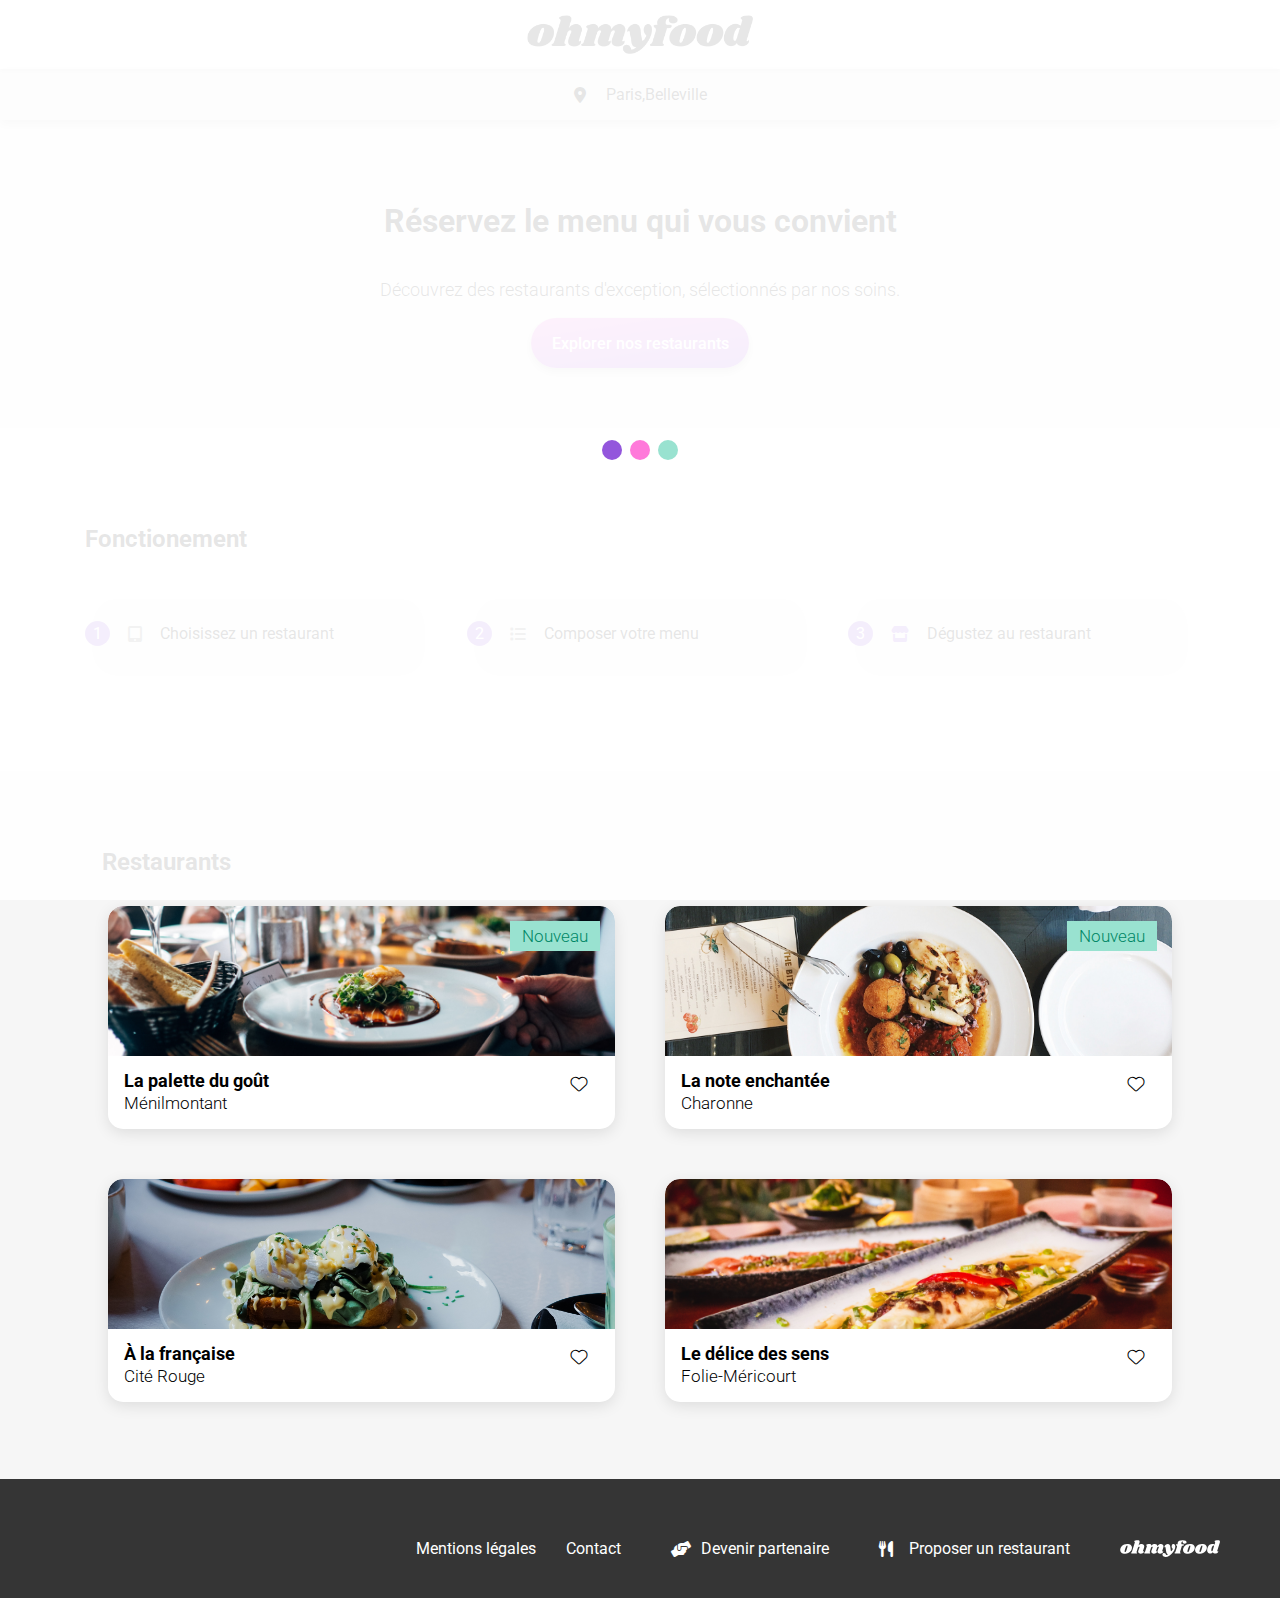
<file: index.html>
<!DOCTYPE html>
<html lang="fr">

<head>
    <meta charset="utf-8">
    <meta name="viewport" content="width=device-width, initial-scale=1">
    <link rel="stylesheet" type="text/css" href="style.css">
    <link href="https://fonts.googleapis.com/css2?family=Roboto:wght@400;700&display=swap" rel="stylesheet">

    <link href="https://cdnjs.cloudflare.com/ajax/libs/font-awesome/6.0.0-beta3/css/all.min.css" rel="stylesheet">
    <link rel="preconnect" href="https://fonts.googleapis.com">
    <link rel="preconnect" href="https://fonts.gstatic.com" crossorigin>
    <link href="https://fonts.googleapis.com/css2?family=Roboto:wght@300;400;500;700&family=Shrikhand&display=swap"
        rel="stylesheet">
    <link
        href="https://fonts.googleapis.com/css2?family=Archivo:wght@400;500;600;800;900&family=Inter:wght@900&display=swap"
        rel="stylesheet">
    <title>OhMYFOOD</title>
</head>

<body>
    <div class="loader-container">
        <div class="loader">
            <div class="loader__item loader__item--1"></div>
            <div class="loader__item loader__item--2"></div>
            <div class="loader__item loader__item--3"></div>
        </div>
    </div>
    <main>
        <header>
            <div class="header-img">
                <img src="images/logo/ohmyfood.png" alt="img OhMYFOOD">
            </div>
            <div class="location-header">
                <i class="fa-solid fa-location-dot" aria-hidden="true"></i>
                <p class="localisation">Paris,Belleville</p>
            </div>
        </header>
        <section class="reservation">
            <h1>Réservez le menu qui vous convient</h1>
            <p>Découvrez des restaurants d'exception, sélectionnés par nos soins.</p>
            <button class="explore-button">Explorer nos restaurants</button>
        </section>
        <section class="fonctionement">
            <h2>Fonctionement</h2>
            <div class="fonctionement-container">
                <ol>
                    <li>
                        <p class="fonctionement-number">1</p>
                        <i class="fa-solid fa-tablet-screen-button"></i>
                        <p>Choisissez un restaurant</p>
                    </li>
                    <li>
                        <p class="fonctionement-number">2</p>
                        <i class="fa-solid fa-list"></i>
                        <p>Composer votre menu</p>
                    </li>
                    <li>
                        <p class="fonctionement-number">3</p>
                        <i class="fa-sharp fa-solid fa-store"></i>
                        Dégustez au restaurant
                    </li>
                </ol>
            </div>
        </section>
        <section class="restaurants-container">
            <h2>Restaurants</h2>
            <div class="restaurants">
                <article class="card-restaurants">
                    <div class="restaurant-link">
                        <a href="gout.html">
                            <img src="images/restaurants/jay-wennington-N_Y88TWmGwA-unsplash.jpg"
                                alt="img palette du gôut">
                            <p class="card-new">Nouveau</p>
                            <h3>La palette du goût</h3>
                            <p>Ménilmontant</p>
                        </a>
                    </div>
                    <div class="heart-container">
                        <input type="checkbox" id="heart1" class="heart-checkbox">
                        <label for="heart1">
                            <i class="fa-solid fa-heart"></i>
                        </label>
                    </div>
                </article>
                <article class="card-restaurants">
                    <div class="restaurant-link">
                        <a href="enchantee.html">
                            <img src="images/restaurants/stil-u2Lp8tXIcjw-unsplash.jpg" alt="img la note enchantée">
                            <p class="card-new">Nouveau</p>
                            <h3>La note enchantée</h3>
                            <p>Charonne</p>
                        </a>
                    </div>
                    <div class="heart-container">
                        <input type="checkbox" id="heart2" class="heart-checkbox">
                        <label for="heart2">
                            <i class="fa-solid fa-heart"></i>
                        </label>
                    </div>
                </article>
                <article class="card-restaurants">
                    <div class="restaurant-link">
                        <a href="francaise.html">
                            <img src="images/restaurants/toa-heftiba-DQKerTsQwi0-unsplash.jpg" alt="img a la français">
                            <h3>À la française</h3>
                            <p>Cité Rouge</p>
                        </a>
                    </div>
                    <div class="heart-container">
                        <input type="checkbox" id="heart3" class="heart-checkbox">
                        <label for="heart3">
                            <i class="fa-solid fa-heart"></i>
                        </label>
                    </div>
                </article>
                <article class="card-restaurants">
                    <div class="restaurant-link">
                        <a href="sens.html">
                            <img src="images/restaurants/louis-hansel-shotsoflouis-qNBGVyOCY8Q-unsplash.jpg"
                                alt="img le delice">
                            <h3>Le délice des sens</h3>
                            <p>Folie-Méricourt</p>
                        </a>
                    </div>
                    <div class="heart-container">
                        <input type="checkbox" id="heart4" class="heart-checkbox">
                        <label for="heart4">
                            <i class="fa-solid fa-heart"></i>
                        </label>
                    </div>
                </article>
            </div>
        </section>
        <footer>
            <div class="footer">
                <img src="images/logo/ohmyfood@2x.svg" alt="Logo OhMyFood">
                <div class="footer-container">
                    <i class="fa-solid fa-utensils" style="color: #ffffff;"></i>
                    <a class="white-color" href="#">Proposer un restaurant</a>
                </div>
                <div class="footer-container">
                    <i class="fa-solid fa-handshake-angle" style="color: #ffffff;"></i>
                    <a class="white-color" href="#">Devenir partenaire</a>
                </div>
                <ul>
                    <li>
                        <a class="white-color" href="#">Mentions légales</a>
                    </li>
                    <li>
                        <a class="white-color" href="mailto:contact@ohmyfood.com">Contact</a>
                    </li>
                </ul>
            </div>
        </footer>
    </main>
</body>

</html>
</file>
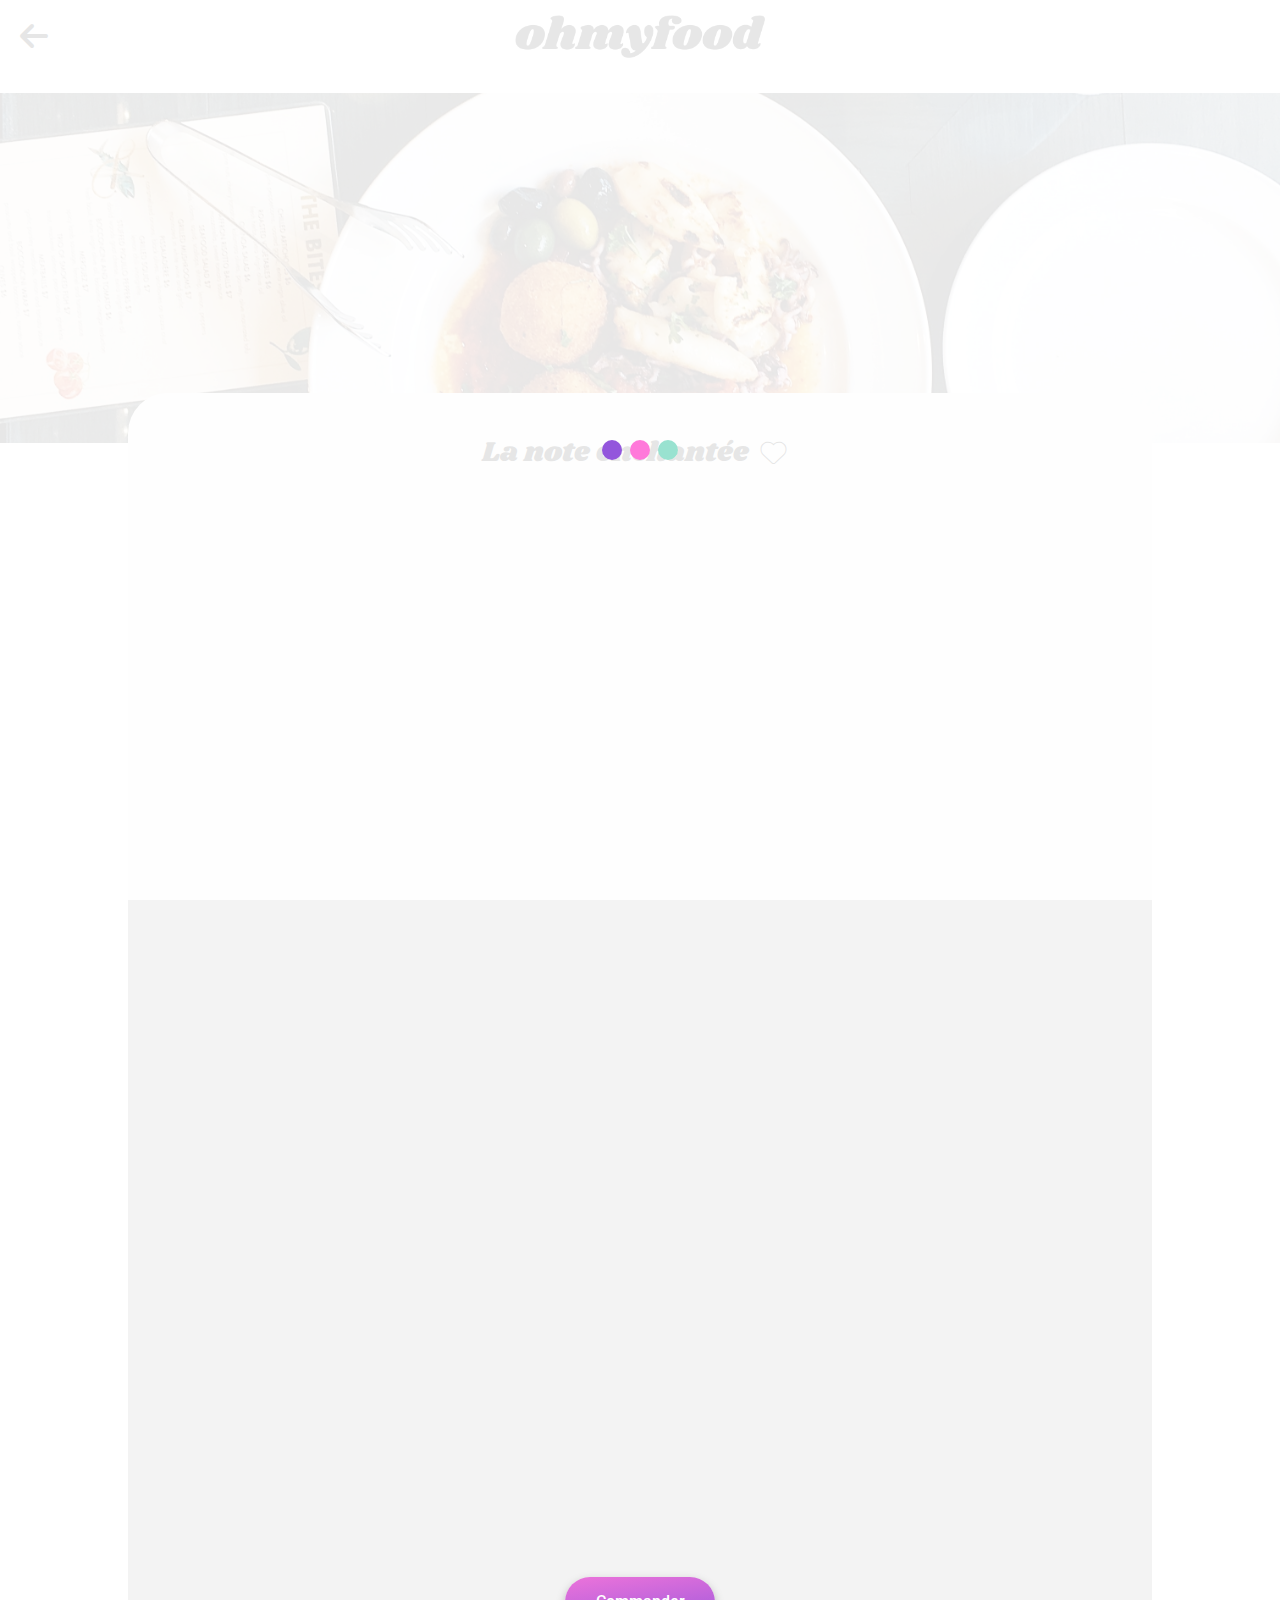
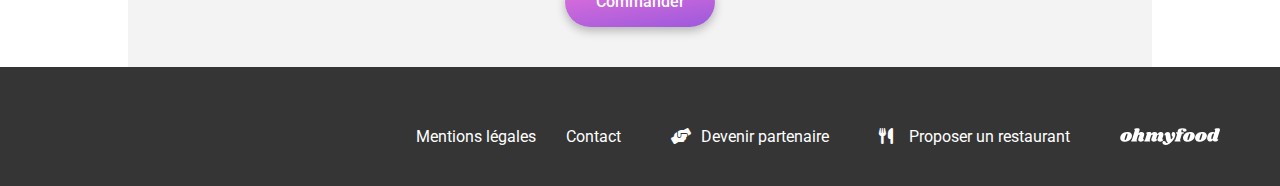
<file: enchantee.html>
<!DOCTYPE html>
<html lang="fr">

<head>
    <meta charset="utf-8">
    <meta name="viewport" content="width=device-width, initial-scale=1">
    <meta name="description" content="Découvrez OhMyFood, un restaurant gastronomique proposant des plats raffinés.">
    <meta name="keywords" content="gastronomie, restaurant, plats, dessert, entrée">
    <meta name="robots" content="index, follow">
    <title>OhMYFOOD</title>

    <!-- Préconnecter pour améliorer les performances -->
    <link rel="preconnect" href="https://fonts.googleapis.com">
    <link rel="preconnect" href="https://fonts.gstatic.com" crossorigin>

    <!-- Google Fonts -->
    <link href="https://fonts.googleapis.com/css2?family=Roboto:wght@300;400;500;700&family=Shrikhand&display=swap"
        rel="stylesheet">
    <link
        href="https://fonts.googleapis.com/css2?family=Archivo:wght@400;500;600;800;900&family=Inter:wght@900&display=swap"
        rel="stylesheet">

    <!-- Font Awesome pour les icônes -->
    <link href="https://cdnjs.cloudflare.com/ajax/libs/font-awesome/6.0.0-beta3/css/all.min.css" rel="stylesheet">

    <!-- Feuille de style CSS -->
    <link rel="stylesheet" type="text/css" href="menu.css">
</head>

<body>
    <div class="loader-container">
        <div class="loader">
            <div class="loader__item loader__item--1"></div>
            <div class="loader__item loader__item--2"></div>
            <div class="loader__item loader__item--3"></div>
        </div>
    </div>
    <main>
        <!-- En-tête -->
        <header>
            <a href="index.html"><i class="fa-solid fa-arrow-left fa-2xl" style="color: #080808;"></i></a>
            <img src="images/logo/ohmyfood.png" alt="Logo du restaurant OhMyFood">
        </header>

        <!-- Section contenant l'image principale -->
        <div class="img-container">
            <img src="images/restaurants/stil-u2Lp8tXIcjw-unsplash.jpg"
                alt="Restaurant OhMyFood, ambiance et plats raffinés">
        </div>

        <!-- Section Menu -->
        <div class="menu-card">
            <div class="heart-container">
                <h1>La note enchantée</h1>
                <input type="checkbox" id="heart-enchantee" class="heart-checkbox">
                <label for="heart-enchantee">
                    <i class="fa-solid fa-heart"></i>
                </label>
            </div>

            <!-- Entrées -->
            <div class="menu-category entrees">
                <h2 class="menu-border">Entrées</h2>
                <div class="card-content">
                    <article class="card-menu">
                        <div class="menu-content">
                            <input type="checkbox" id="checkbox-1" class="menu-checkbox">
                            <div class="menu-text">
                                <h3>Ravioles de foie gras</h3>
                                <p>Accompagnées de leur crème à la truffe</p>
                            </div>
                            <p class="prix">25€</p>
                            <label for="checkbox-1" class="checkbox-label">
                                <i class="fa-solid fa-check"></i>
                            </label>
                        </div>
                    </article>

                    <article class="card-menu">
                        <div class="menu-content">
                            <input type="checkbox" id="checkbox-2" class="menu-checkbox">
                            <div class="menu-text">
                                <h3>Caviar osciètre</h3>
                                <p>Sur blini à la farine de blé noir</p>
                            </div>
                            <p class="prix">35€</p>
                            <label for="checkbox-2" class="checkbox-label">
                                <i class="fa-solid fa-check"></i>
                            </label>
                        </div>
                    </article>

                    <article class="card-menu">
                        <div class="menu-content">
                            <input type="checkbox" id="checkbox-2bis" class="menu-checkbox">
                            <div class="menu-text">
                                <h3>Homard et espuma de potiron</h3>
                                <p>Marinés aux zestes d'orange</p>
                            </div>
                            <p class="prix">25€</p>
                            <label for="checkbox-2bis" class="checkbox-label">
                                <i class="fa-solid fa-check"></i>
                            </label>
                        </div>
                    </article>

                    <article class="card-menu">
                        <div class="menu-content">
                            <input type="checkbox" id="checkbox-3" class="menu-checkbox">
                            <div class="menu-text">
                                <h3>Foie gras de canard cuit entier</h3>
                                <p>Confiture de figue et pain toasté</p>
                            </div>
                            <p class="prix">35€</p>
                            <label for="checkbox-3" class="checkbox-label">
                                <i class="fa-solid fa-check"></i>
                            </label>
                        </div>
                    </article>
                </div>
            </div>

            <!-- Plats -->
            <div class="menu-category plats">
                <h2>Plats</h2>
                <div class="card-content">
                    <article class="card-menu">
                        <div class="menu-content">
                            <input type="checkbox" id="checkbox-4" class="menu-checkbox">
                            <div class="menu-text">
                                <h3>Noix de coquilles Saint-Jacques</h3>
                                <p>Sur lit de purée de céleri-rave</p>
                            </div>
                            <p class="prix">40€</p>
                            <label for="checkbox-4" class="checkbox-label">
                                <i class="fa-solid fa-check"></i>
                            </label>
                        </div>
                    </article>

                    <article class="card-menu">
                        <div class="menu-content">
                            <input type="checkbox" id="checkbox-5" class="menu-checkbox">
                            <div class="menu-text">
                                <h3>Langoustine poêlée</h3>
                                <p>Purée de patate douce</p>
                            </div>
                            <p class="prix">35€</p>
                            <label for="checkbox-5" class="checkbox-label">
                                <i class="fa-solid fa-check"></i>
                            </label>
                        </div>
                    </article>

                    <article class="card-menu">
                        <div class="menu-content">
                            <input type="checkbox" id="checkbox-6" class="menu-checkbox">
                            <div class="menu-text">
                                <h3>Mijoté de queue de bœuf</h3>
                                <p>Et riz sauvage aux zestes de citron</p>
                            </div>
                            <p class="prix">35€</p>
                            <label for="checkbox-6" class="checkbox-label">
                                <i class="fa-solid fa-check"></i>
                            </label>
                        </div>
                    </article>
                </div>
            </div>

            <!-- Desserts -->
            <div class="menu-category desserts">
                <h2>Desserts</h2>
                <div class="card-content">
                    <article class="card-menu">
                        <div class="menu-content">
                            <input type="checkbox" id="checkbox-7" class="menu-checkbox">
                            <div class="menu-text">
                                <h3>Macaron noisette et chocolat</h3>
                                <p>Glace au caramel brun et sel de Guérande</p>
                            </div>
                            <p class="prix">18€</p>
                            <label for="checkbox-7" class="checkbox-label">
                                <i class="fa-solid fa-check"></i>
                            </label>
                        </div>
                    </article>

                    <article class="card-menu">
                        <div class="menu-content">
                            <input type="checkbox" id="checkbox-8" class="menu-checkbox">
                            <div class="menu-text">
                                <h3>Baba au rhum revisité</h3>
                                <p>Avec son coulis de citron</p>
                            </div>
                            <p class="prix">22€</p>
                            <label for="checkbox-8" class="checkbox-label">
                                <i class="fa-solid fa-check"></i>
                            </label>
                        </div>
                    </article>

                    <article class="card-menu">
                        <div class="menu-content">
                            <input type="checkbox" id="checkbox-9" class="menu-checkbox">
                            <div class="menu-text">
                                <h3>Tarte au citron meringuée</h3>
                                <p>Déstructurée</p>
                            </div>
                            <p class="prix">23€</p>
                            <label for="checkbox-9" class="checkbox-label">
                                <i class="fa-solid fa-check"></i>
                            </label>
                        </div>
                    </article>
                </div>
            </div>

            <button type="button">Commander</button>
        </div>

        <!-- Footer -->
        <footer>
            <div class="footer">
                <img src="images/logo/ohmyfood@2x.svg" alt="Logo OhMyFood">
                <div class="footer-container">
                    <i class="fa-solid fa-utensils" style="color: #ffffff;"></i>
                    <a class="white-color" href="#">Proposer un restaurant</a>
                </div>
                <div class="footer-container">
                    <i class="fa-solid fa-handshake-angle" style="color: #ffffff;"></i>
                    <a class="white-color" href="#">Devenir partenaire</a>
                </div>
                <ul>
                    <li><a class="white-color" href="#">Mentions légales</a></li>
                    <li><a class="white-color" href="mailto:contact@ohmyfood.com">Contact</a></li>
                </ul>
            </div>
        </footer>
    </main>
</body>

</html>
</file>
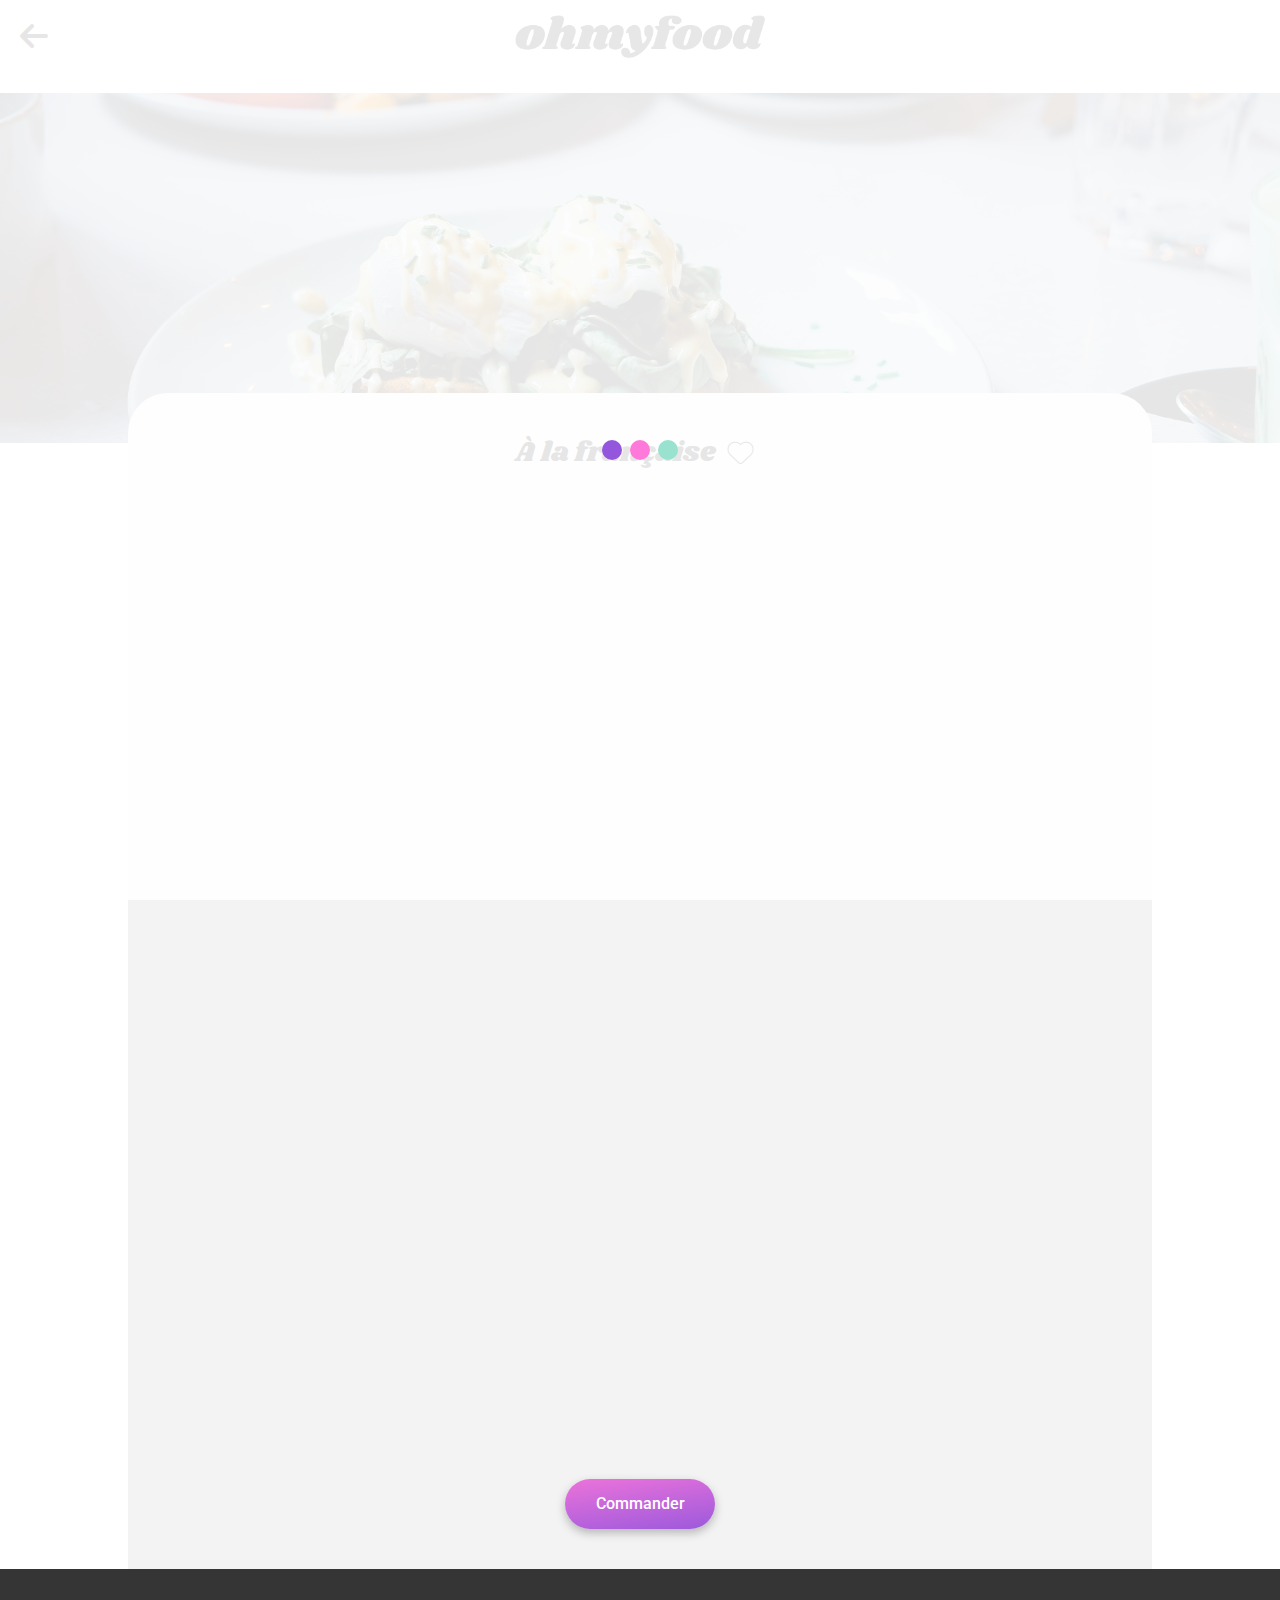
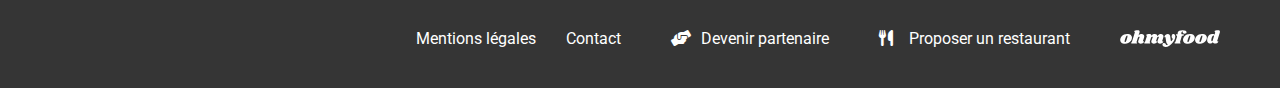
<file: francaise.html>
<!DOCTYPE html>
<html lang="fr">

<head>
    <meta charset="utf-8">
    <meta name="viewport" content="width=device-width, initial-scale=1">
    <meta name="description" content="Découvrez OhMyFood, un restaurant gastronomique proposant des plats raffinés.">
    <meta name="keywords" content="gastronomie, restaurant, plats, dessert, entrée">
    <meta name="robots" content="index, follow">
    <title>OhMYFOOD</title>

    <!-- Préconnecter pour améliorer les performances -->
    <link rel="preconnect" href="https://fonts.googleapis.com">
    <link rel="preconnect" href="https://fonts.gstatic.com" crossorigin>

    <!-- Google Fonts -->
    <link href="https://fonts.googleapis.com/css2?family=Roboto:wght@300;400;500;700&family=Shrikhand&display=swap"
        rel="stylesheet">
    <link
        href="https://fonts.googleapis.com/css2?family=Archivo:wght@400;500;600;800;900&family=Inter:wght@900&display=swap"
        rel="stylesheet">

    <!-- Font Awesome pour les icônes -->
    <link href="https://cdnjs.cloudflare.com/ajax/libs/font-awesome/6.0.0-beta3/css/all.min.css" rel="stylesheet">

    <!-- Feuille de style CSS -->
    <link rel="stylesheet" type="text/css" href="menu.css">
</head>

<body>
    <div class="loader-container">
        <div class="loader">
            <div class="loader__item loader__item--1"></div>
            <div class="loader__item loader__item--2"></div>
            <div class="loader__item loader__item--3"></div>
        </div>
    </div>
    <main>
        <!-- En-tête -->
        <header>
            <a href="index.html"><i class="fa-solid fa-arrow-left fa-2xl" style="color: #080808;"></i></a>
            <img src="images/logo/ohmyfood.png" alt="Logo du restaurant OhMyFood">
        </header>

        <!-- Section contenant l'image principale -->
        <div class="img-container">
            <img src="images/restaurants/toa-heftiba-DQKerTsQwi0-unsplash.jpg"
                alt="Restaurant OhMyFood, ambiance et plats raffinés">
        </div>

        <!-- Section Menu -->
        <div class="menu-card">
            <div class="heart-container">
                <h1>À la française</h1>
                <input type="checkbox" id="heart-francaise" class="heart-checkbox">
                <label for="heart-francaise">
                    <i class="fa-solid fa-heart"></i>
                </label>
            </div>

            <!-- Entrées -->
            <div class="menu-category entrees">
                <h2 class="menu-border">Entrées</h2>
                <div class="card-content">
                    <article class="card-menu">
                        <div class="menu-content">
                            <input type="checkbox" id="checkbox-1-fr" class="menu-checkbox">
                            <div class="menu-text">
                                <h3>Tartare de poulpe acidulé</h3>
                                <p>Aux zestes d'orange</p>
                            </div>
                            <p class="prix">25€</p>
                            <label for="checkbox-1-fr" class="checkbox-label">
                                <i class="fa-solid fa-check"></i>
                            </label>
                        </div>
                    </article>

                    <article class="card-menu">
                        <div class="menu-content">
                            <input type="checkbox" id="checkbox-2-fr" class="menu-checkbox">
                            <div class="menu-text">
                                <h3>Velouté de légumes d'antan</h3>
                                <p>Carotte, panais, topinambour</p>
                            </div>
                            <p class="prix">35€</p>
                            <label for="checkbox-2-fr" class="checkbox-label">
                                <i class="fa-solid fa-check"></i>
                            </label>
                        </div>
                    </article>

                    <article class="card-menu">
                        <div class="menu-content">
                            <input type="checkbox" id="checkbox-3-fr" class="menu-checkbox">
                            <div class="menu-text">
                                <h3>Soupe à l'oignon</h3>
                                <p>Revisitée</p>
                            </div>
                            <p class="prix">20€</p>
                            <label for="checkbox-3-fr" class="checkbox-label">
                                <i class="fa-solid fa-check"></i>
                            </label>
                        </div>
                    </article>
                </div>
            </div>

            <!-- Plats -->
            <div class="menu-category plats">
                <h2>Plats</h2>
                <div class="card-content">
                    <article class="card-menu">
                        <div class="menu-content">
                            <input type="checkbox" id="checkbox-4-fr" class="menu-checkbox">
                            <div class="menu-text">
                                <h3>Coquilles Saint-Jacques</h3>
                                <p>Accompagnées d'une purée de panais</p>
                            </div>
                            <p class="prix">40€</p>
                            <label for="checkbox-4-fr" class="checkbox-label">
                                <i class="fa-solid fa-check"></i>
                            </label>
                        </div>
                    </article>

                    <article class="card-menu">
                        <div class="menu-content">
                            <input type="checkbox" id="checkbox-5-fr" class="menu-checkbox">
                            <div class="menu-text">
                                <h3>Magret de canard</h3>
                                <p>Et parmentier de pommes de terre</p>
                            </div>
                            <p class="prix">35€</p>
                            <label for="checkbox-5-fr" class="checkbox-label">
                                <i class="fa-solid fa-check"></i>
                            </label>
                        </div>
                    </article>

                    <article class="card-menu">
                        <div class="menu-content">
                            <input type="checkbox" id="checkbox-6-fr" class="menu-checkbox">
                            <div class="menu-text">
                                <h3>Pigeonneau d'Ille-et-Vilaine</h3>
                                <p>Sur son lit de gnocchis aux légumes</p>
                            </div>
                            <p class="prix">44€</p>
                            <label for="checkbox-6-fr" class="checkbox-label">
                                <i class="fa-solid fa-check"></i>
                            </label>
                        </div>
                    </article>
                </div>
            </div>

            <!-- Desserts -->
            <div class="menu-category desserts">
                <h2>Desserts</h2>
                <div class="card-content">
                    <article class="card-menu">
                        <div class="menu-content">
                            <input type="checkbox" id="checkbox-7-fr" class="menu-checkbox">
                            <div class="menu-text">
                                <h3>Pétales de violettes glacés</h3>
                                <p>Et purée de noisettes</p>
                            </div>
                            <p class="prix">18€</p>
                            <label for="checkbox-7-fr" class="checkbox-label">
                                <i class="fa-solid fa-check"></i>
                            </label>
                        </div>
                    </article>

                    <article class="card-menu">
                        <div class="menu-content">
                            <input type="checkbox" id="checkbox-8-fr" class="menu-checkbox">
                            <div class="menu-text">
                                <h3>Fondant au chocolat</h3>
                                <p>Revisité</p>
                            </div>
                            <p class="prix">22€</p>
                            <label for="checkbox-8-fr" class="checkbox-label">
                                <i class="fa-solid fa-check"></i>
                            </label>
                        </div>
                    </article>

                    <article class="card-menu">
                        <div class="menu-content">
                            <input type="checkbox" id="checkbox-9-fr" class="menu-checkbox">
                            <div class="menu-text">
                                <h3>Millefeuille croustillant</h3>
                                <p>Myrtilles et pâte d'amande</p>
                            </div>
                            <p class="prix">23€</p>
                            <label for="checkbox-9-fr" class="checkbox-label">
                                <i class="fa-solid fa-check"></i>
                            </label>
                        </div>
                    </article>
                </div>
            </div>

            <button type="button">Commander</button>
        </div>

        <!-- Footer -->
        <footer>
            <div class="footer">
                <img src="images/logo/ohmyfood@2x.svg" alt="Logo OhMyFood">
                <div class="footer-container">
                    <i class="fa-solid fa-utensils" style="color: #ffffff;"></i>
                    <a class="white-color" href="#">Proposer un restaurant</a>
                </div>
                <div class="footer-container">
                    <i class="fa-solid fa-handshake-angle" style="color: #ffffff;"></i>
                    <a class="white-color" href="#">Devenir partenaire</a>
                </div>
                <ul>
                    <li><a class="white-color" href="#">Mentions légales</a></li>
                    <li><a class="white-color" href="mailto:contact@ohmyfood.com">Contact</a></li>
                </ul>
            </div>
        </footer>
    </main>
</body>

</html>
</file>
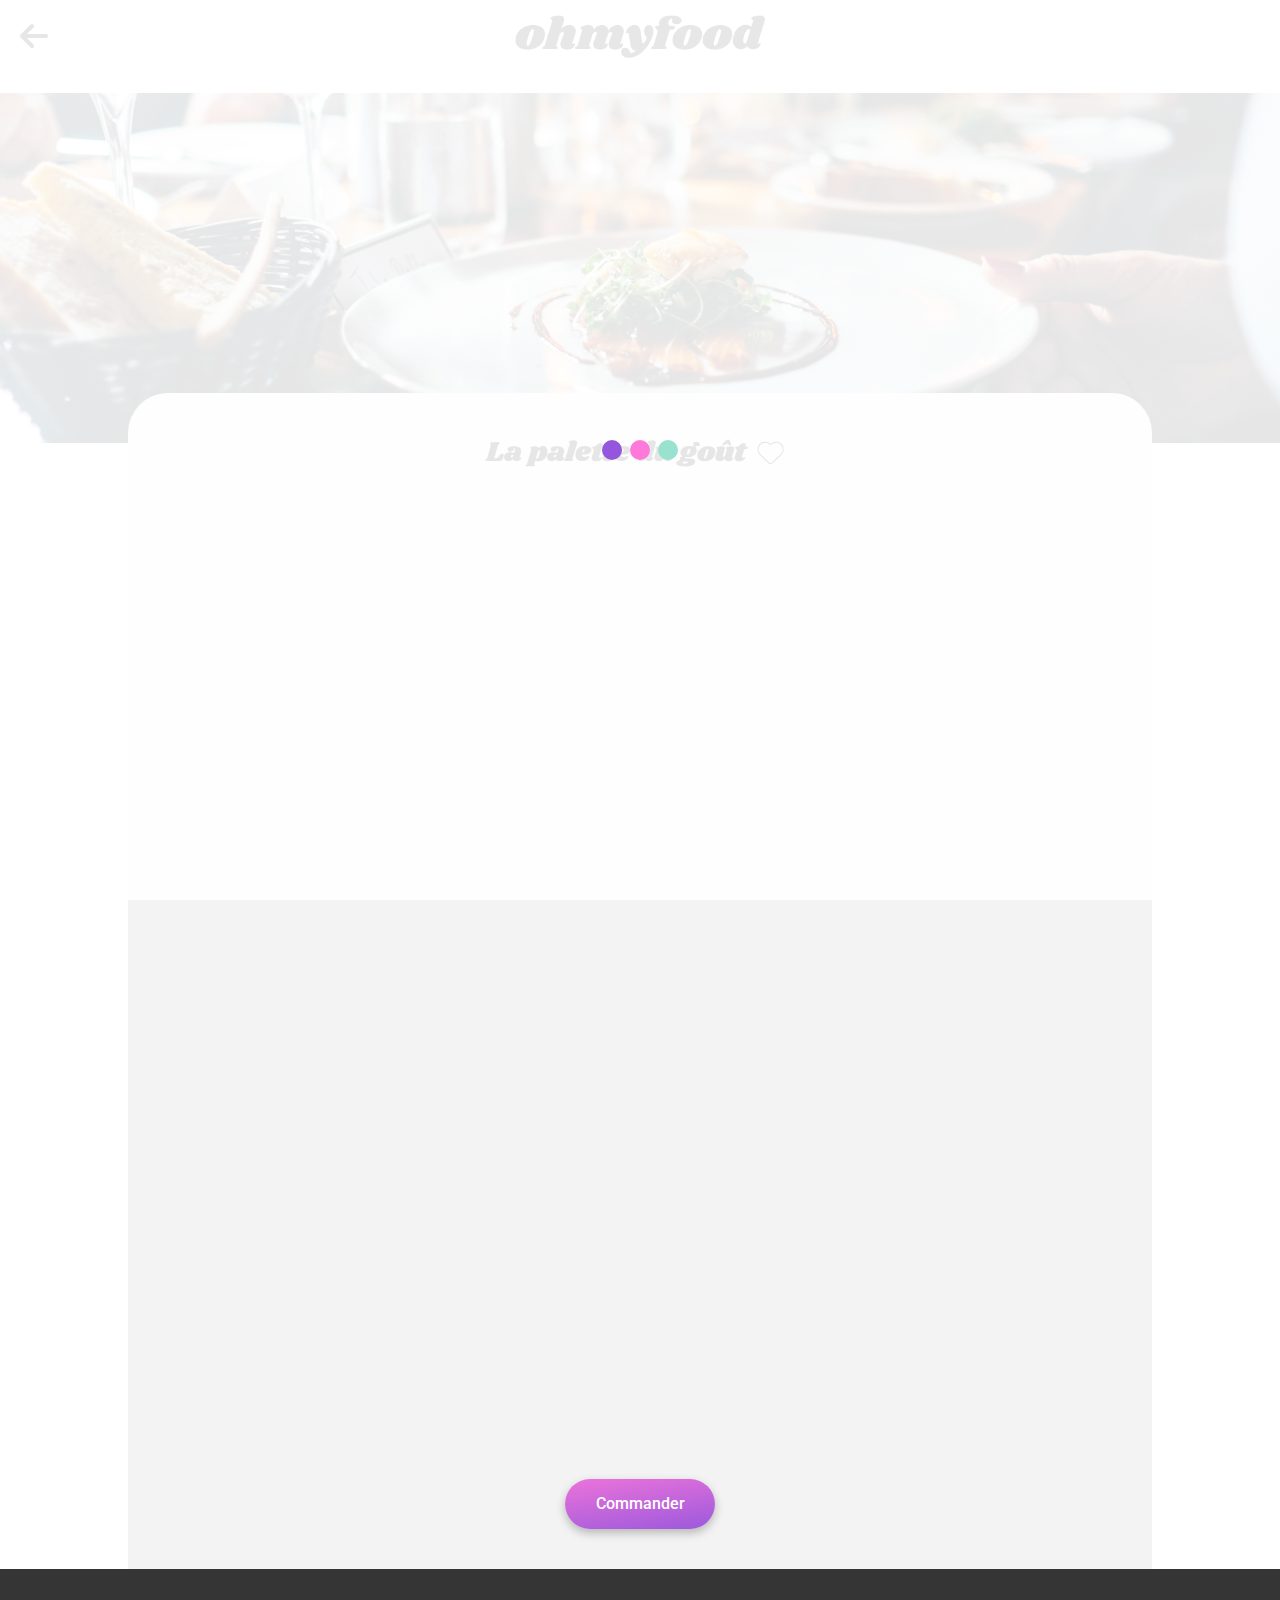
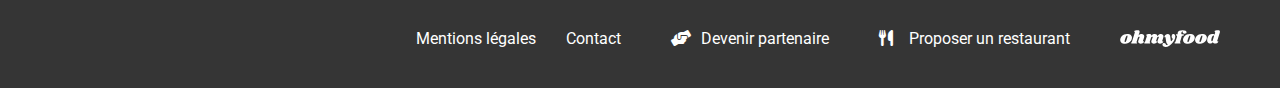
<file: gout.html>
<!DOCTYPE html>
<html lang="fr">

<head>
    <meta charset="utf-8">
    <meta name="viewport" content="width=device-width, initial-scale=1">
    <meta name="description" content="Découvrez OhMyFood, un restaurant gastronomique proposant des plats raffinés.">
    <meta name="keywords" content="gastronomie, restaurant, plats, dessert, entrée">
    <meta name="robots" content="index, follow">
    <title>OhMYFOOD</title>

    <!-- Préconnecter pour améliorer les performances -->
    <link rel="preconnect" href="https://fonts.googleapis.com">
    <link rel="preconnect" href="https://fonts.gstatic.com" crossorigin>

    <!-- Google Fonts -->
    <link href="https://fonts.googleapis.com/css2?family=Roboto:wght@300;400;500;700&family=Shrikhand&display=swap"
        rel="stylesheet">
    <link
        href="https://fonts.googleapis.com/css2?family=Archivo:wght@400;500;600;800;900&family=Inter:wght@900&display=swap"
        rel="stylesheet">

    <!-- Font Awesome pour les icônes -->
    <link href="https://cdnjs.cloudflare.com/ajax/libs/font-awesome/6.0.0-beta3/css/all.min.css" rel="stylesheet">

    <!-- Feuille de style CSS -->
    <link rel="stylesheet" type="text/css" href="menu.css">
</head>

<body>
    <div class="loader-container">
        <div class="loader">
            <div class="loader__item loader__item--1"></div>
            <div class="loader__item loader__item--2"></div>
            <div class="loader__item loader__item--3"></div>
        </div>
    </div>
    <main>
        <!-- En-tête -->
        <header>
            <a href="index.html"><i class="fa-solid fa-arrow-left fa-2xl" style="color: #080808;"></i></a>
            <img src="images/logo/ohmyfood.png" alt="Logo du restaurant OhMyFood">
        </header>

        <!-- Section contenant l'image principale -->
        <div class="img-container">
            <img src="images/restaurants/jay-wennington-N_Y88TWmGwA-unsplash.jpg"
                alt="Restaurant OhMyFood, ambiance et plats raffinés">
        </div>

        <!-- Section Menu -->
        <div class="menu-card">
            <div class="heart-container">
                <h1>La palette du goût</h1>
                <input type="checkbox" id="heart-gout" class="heart-checkbox">
                <label for="heart-gout">
                    <i class="fa-solid fa-heart"></i>
                </label>
            </div>

            <!-- Entrées -->
            <div class="menu-category entrees">
                <h2 class="menu-border">Entrées</h2>
                <div class="card-content">
                    <article class="card-menu">
                        <div class="menu-content">
                            <input type="checkbox" id="checkbox-1-gout" class="menu-checkbox">
                            <div class="menu-text">
                                <h3>Fricassée d'escargots</h3>
                                <p>Au piment d'Espelette</p>
                            </div>
                            <p class="prix">25€</p>
                            <label for="checkbox-1-gout" class="checkbox-label">
                                <i class="fa-solid fa-check"></i>
                            </label>
                        </div>
                    </article>

                    <article class="card-menu">
                        <div class="menu-content">
                            <input type="checkbox" id="checkbox-2-gout" class="menu-checkbox">
                            <div class="menu-text">
                                <h3>Foie gras de canard mi-cuit</h3>
                                <p>Et ses copeaux de truffe noire</p>
                            </div>
                            <p class="prix">35€</p>
                            <label for="checkbox-2-gout" class="checkbox-label">
                                <i class="fa-solid fa-check"></i>
                            </label>
                        </div>
                    </article>

                    <article class="card-menu">
                        <div class="menu-content">
                            <input type="checkbox" id="checkbox-3-gout" class="menu-checkbox">
                            <div class="menu-text">
                                <h3>Œuf au plat</h3>
                                <p>Assaisonné à la truffe sur lit de caviar</p>
                            </div>
                            <p class="prix">20€</p>
                            <label for="checkbox-3-gout" class="checkbox-label">
                                <i class="fa-solid fa-check"></i>
                            </label>
                        </div>
                    </article>
                </div>
            </div>

            <!-- Plats -->
            <div class="menu-category plats">
                <h2>Plats</h2>
                <div class="card-content">
                    <article class="card-menu">
                        <div class="menu-content">
                            <input type="checkbox" id="checkbox-4-gout" class="menu-checkbox">
                            <div class="menu-text">
                                <h3>Filet de bœuf aux herbes</h3>
                                <p>Accompagné de sa ribambelle de légumes</p>
                            </div>
                            <p class="prix">40€</p>
                            <label for="checkbox-4-gout" class="checkbox-label">
                                <i class="fa-solid fa-check"></i>
                            </label>
                        </div>
                    </article>

                    <article class="card-menu">
                        <div class="menu-content">
                            <input type="checkbox" id="checkbox-5-gout" class="menu-checkbox">
                            <div class="menu-text">
                                <h3>Parmentier de queue de bœuf</h3>
                                <p>À la truffe noire sur sa purée de panais</p>
                            </div>
                            <p class="prix">35€</p>
                            <label for="checkbox-5-gout" class="checkbox-label">
                                <i class="fa-solid fa-check"></i>
                            </label>
                        </div>
                    </article>

                    <article class="card-menu">
                        <div class="menu-content">
                            <input type="checkbox" id="checkbox-6-gout" class="menu-checkbox">
                            <div class="menu-text">
                                <h3>Filet de turbot</h3>
                                <p>Aux agrumes</p>
                            </div>
                            <p class="prix">44€</p>
                            <label for="checkbox-6-gout" class="checkbox-label">
                                <i class="fa-solid fa-check"></i>
                            </label>
                        </div>
                    </article>
                </div>
            </div>

            <!-- Desserts -->
            <div class="menu-category desserts">
                <h2>Desserts</h2>
                <div class="card-content">
                    <article class="card-menu">
                        <div class="menu-content">
                            <input type="checkbox" id="checkbox-7-gout" class="menu-checkbox">
                            <div class="menu-text">
                                <h3>Paris-Brest</h3>
                                <p>Revisité</p>
                            </div>
                            <p class="prix">18€</p>
                            <label for="checkbox-7-gout" class="checkbox-label">
                                <i class="fa-solid fa-check"></i>
                            </label>
                        </div>
                    </article>

                    <article class="card-menu">
                        <div class="menu-content">
                            <input type="checkbox" id="checkbox-8-gout" class="menu-checkbox">
                            <div class="menu-text">
                                <h3>Macaron au chocolat d'exception</h3>
                                <p>Et glace à la vanille de Madagascar</p>
                            </div>
                            <p class="prix">22€</p>
                            <label for="checkbox-8-gout" class="checkbox-label">
                                <i class="fa-solid fa-check"></i>
                            </label>
                        </div>
                    </article>

                    <article class="card-menu">
                        <div class="menu-content">
                            <input type="checkbox" id="checkbox-9-gout" class="menu-checkbox">
                            <div class="menu-text">
                                <h3>Mousse au chocolat</h3>
                                <p>Au piment d'Espelette et à la truffe noire</p>
                            </div>
                            <p class="prix">23€</p>
                            <label for="checkbox-9-gout" class="checkbox-label">
                                <i class="fa-solid fa-check"></i>
                            </label>
                        </div>
                    </article>
                </div>
            </div>

            <button type="button">Commander</button>
        </div>

        <!-- Footer -->
        <footer>
            <div class="footer">
                <img src="images/logo/ohmyfood@2x.svg" alt="Logo OhMyFood">
                <div class="footer-container">
                    <i class="fa-solid fa-utensils" style="color: #ffffff;"></i>
                    <a class="white-color" href="#">Proposer un restaurant</a>
                </div>
                <div class="footer-container">
                    <i class="fa-solid fa-handshake-angle" style="color: #ffffff;"></i>
                    <a class="white-color" href="#">Devenir partenaire</a>
                </div>
                <ul>
                    <li><a class="white-color" href="#">Mentions légales</a></li>
                    <li><a class="white-color" href="mailto:contact@ohmyfood.com">Contact</a></li>
                </ul>
            </div>
        </footer>
    </main>
</body>

</html>
</file>
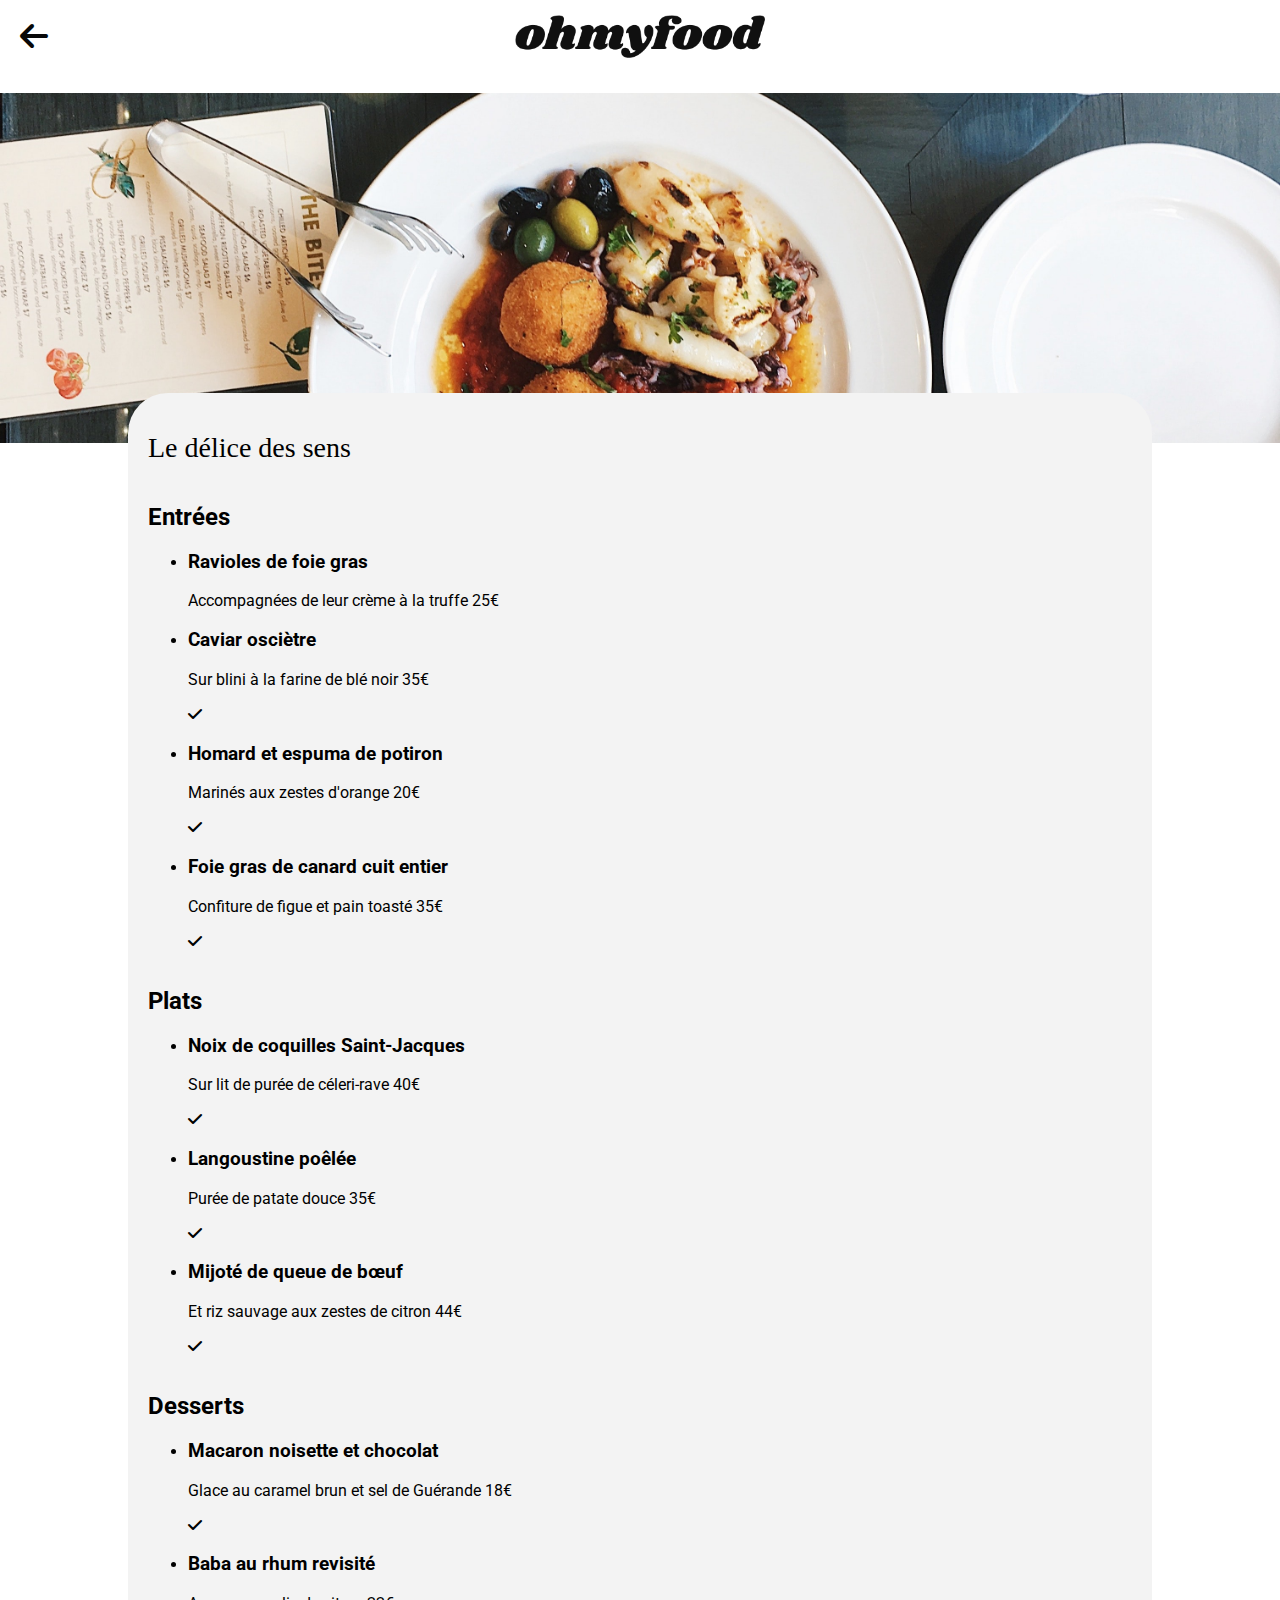
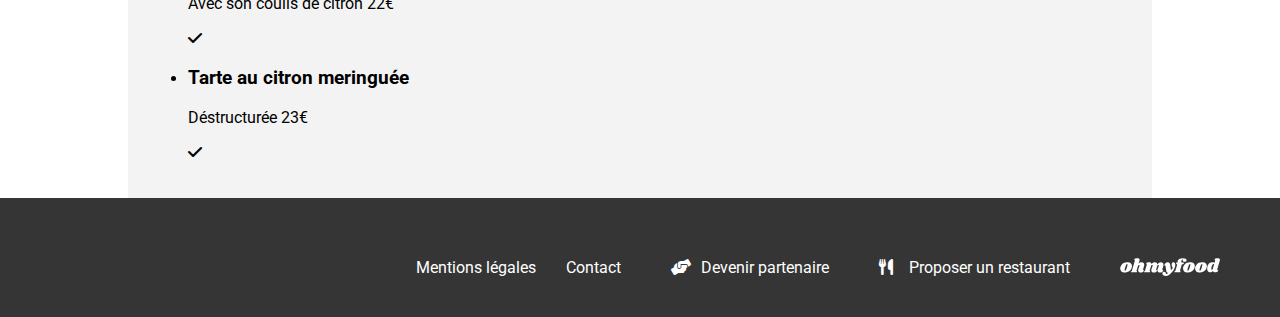
<file: La note enchantée.html>
<!DOCTYPE html>
<html lang="fr">

<head>
    <meta charset="utf-8">
    <meta name="viewport" content="width=device-width, initial-scale=1">
    <link rel="stylesheet" type="text/css" href="menu.css">
    <link href="https://fonts.googleapis.com/css2?family=Roboto:wght@400;700&display=swap" rel="stylesheet">
    <link href="https://cdnjs.cloudflare.com/ajax/libs/font-awesome/6.0.0-beta3/css/all.min.css" rel="stylesheet">
    <link rel="preconnect" href="https://fonts.googleapis.com">
    <link rel="preconnect" href="https://fonts.gstatic.com" crossorigin>
    <link
        href="https://fonts.googleapis.com/css2?family=Archivo:wght@400;500;600;800;900&family=Inter:wght@900&display=swap"
        rel="stylesheet">
    <title>OhMYFOOD</title>
</head>

<body>
    <main>
        <header>
            <a href="#"><i class="fa-solid fa-arrow-left fa-2xl" style="color: #080808;"></i></a>
            <img src="images/logo/ohmyfood.png" alt="img OhMYFOOD">
        </header>
        <section class="img-container">
            <img src="images/restaurants/stil-u2Lp8tXIcjw-unsplash.jpg" alt="Img la note enchantée">
        </section>
        <section class="menu-card">
            <h1>Le délice des sens</h1>
            <div class="ENTREES">
                <h2>Entrées</h2>
                <ul class="menu-list">
                    <li class="menu-item">
                        <h3>Ravioles de foie gras</h3>
                        <p>Accompagnées de leur crème à la truffe <span class="price">25€</span></p>
                    </li>
                    <li class="menu-item">
                        <h3>Caviar osciètre</h3>
                        <p>Sur blini à la farine de blé noir <span class="price">35€</span></p>
                        <input type="checkbox" id="checkbox-1" class="menu-checkbox">
                        <label for="checkbox-1">
                            <i class="fa-solid fa-check"></i>
                        </label>
                    </li>
                    <li class="menu-item">
                        <h3>Homard et espuma de potiron</h3>
                        <p>Marinés aux zestes d'orange <span class="price">20€</span></p>
                        <input type="checkbox" id="checkbox-2" class="menu-checkbox">
                        <label for="checkbox-2">
                            <i class="fa-solid fa-check"></i>
                        </label>
                    </li>
                    <li class="menu-item">
                        <h3>Foie gras de canard cuit entier</h3>
                        <p>Confiture de figue et pain toasté <span class="price">35€</span></p>
                        <input type="checkbox" id="checkbox-3" class="menu-checkbox">
                        <label for="checkbox-3">
                            <i class="fa-solid fa-check"></i>
                        </label>
                    </li>
                </ul>
            </div>
            <div class="PLATS">
                <h2>Plats</h2>
                <ul class="menu-list">
                    <li class="menu-item">
                        <h3>Noix de coquilles Saint-Jacques</h3>
                        <p>Sur lit de purée de céleri-rave <span class="price">40€</span></p>
                        <input type="checkbox" id="checkbox-4" class="menu-checkbox">
                        <label for="checkbox-4">
                            <i class="fa-solid fa-check"></i>
                        </label>
                    </li>
                    <li class="menu-item">
                        <h3>Langoustine poêlée</h3>
                        <p>Purée de patate douce <span class="price">35€</span></p>
                        <input type="checkbox" id="checkbox-5" class="menu-checkbox">
                        <label for="checkbox-5">
                            <i class="fa-solid fa-check"></i>
                        </label>
                    </li>
                    <li class="menu-item">
                        <h3>Mijoté de queue de bœuf</h3>
                        <p>Et riz sauvage aux zestes de citron <span class="price">44€</span></p>
                        <input type="checkbox" id="checkbox-6" class="menu-checkbox">
                        <label for="checkbox-6">
                            <i class="fa-solid fa-check"></i>
                        </label>
                    </li>
                </ul>
            </div>
            <div class="DESSERTS">
                <h2>Desserts</h2>
                <ul class="menu-list">
                    <li class="menu-item">
                        <h3>Macaron noisette et chocolat</h3>
                        <p>Glace au caramel brun et sel de Guérande <span class="price">18€</span></p>
                        <input type="checkbox" id="checkbox-7" class="menu-checkbox">
                        <label for="checkbox-7">
                            <i class="fa-solid fa-check"></i>
                        </label>
                    </li>
                    <li class="menu-item">
                        <h3>Baba au rhum revisité</h3>
                        <p>Avec son coulis de citron <span class="price">22€</span></p>
                        <input type="checkbox" id="checkbox-8" class="menu-checkbox">
                        <label for="checkbox-8">
                            <i class="fa-solid fa-check"></i>
                        </label>
                    </li>
                    <li class="menu-item">
                        <h3>Tarte au citron meringuée</h3>
                        <p>Déstructurée <span class="price">23€</span></p>
                        <input type="checkbox" id="checkbox-9" class="menu-checkbox">
                        <label for="checkbox-9">
                            <i class="fa-solid fa-check"></i>
                        </label>
                    </li>
                </ul>
            </div>
        </section>
        <footer>
            <div class="footer">
                <img src="images/logo/ohmyfood@2x.svg" alt="Logo OhMyFood">
                <div class="footer-container">
                    <i class="fa-solid fa-utensils" style="color: #ffffff;"></i>
                    <a class="white-color" href="#">Proposer un restaurant</a>
                </div>
                <div class="footer-container">
                    <i class="fa-solid fa-handshake-angle" style="color: #ffffff;"></i>
                    <a class="white-color" href="#">Devenir partenaire</a>
                </div>
                <ul>
                    <li>
                        <a class="white-color" href="#">Mentions légales</a>
                    </li>
                    <li>
                        <a class="white-color" href="#">Contact</a>
                    </li>
                </ul>
            </div>
        </footer>
    </main>
</body>

</html>
</file>
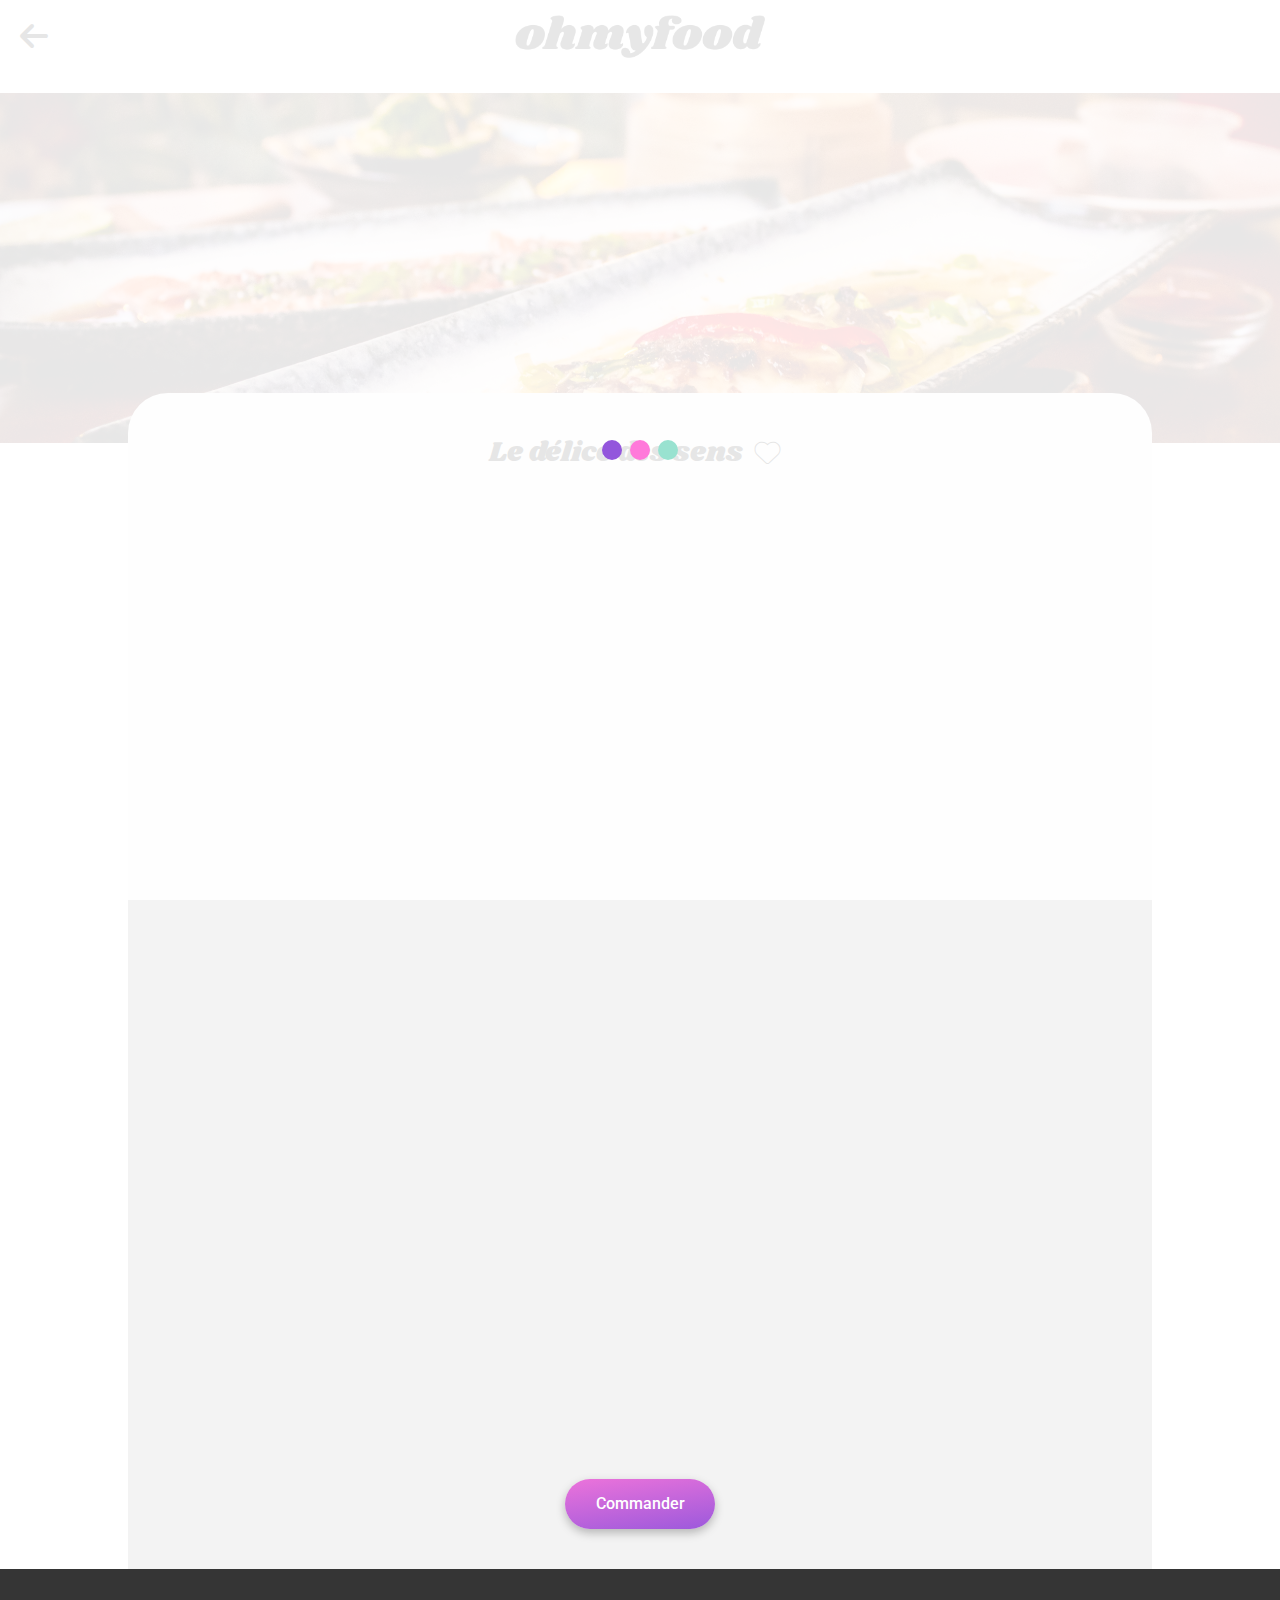
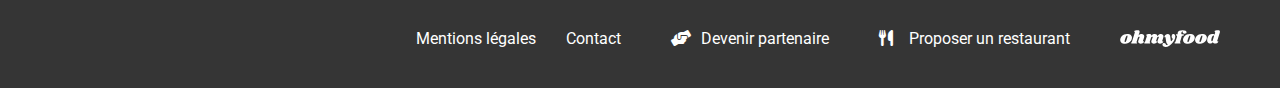
<file: sens.html>
<!DOCTYPE html>
<html lang="fr">

<head>
    <meta charset="utf-8">
    <meta name="viewport" content="width=device-width, initial-scale=1">
    <meta name="description" content="Découvrez OhMyFood, un restaurant gastronomique proposant des plats raffinés.">
    <meta name="keywords" content="gastronomie, restaurant, plats, dessert, entrée">
    <meta name="robots" content="index, follow">
    <title>OhMYFOOD</title>

    <!-- Préconnecter pour améliorer les performances -->
    <link rel="preconnect" href="https://fonts.googleapis.com">
    <link rel="preconnect" href="https://fonts.gstatic.com" crossorigin>

    <!-- Google Fonts -->
    <link href="https://fonts.googleapis.com/css2?family=Roboto:wght@300;400;500;700&family=Shrikhand&display=swap"
        rel="stylesheet">
    <link
        href="https://fonts.googleapis.com/css2?family=Archivo:wght@400;500;600;800;900&family=Inter:wght@900&display=swap"
        rel="stylesheet">

    <!-- Font Awesome pour les icônes -->
    <link href="https://cdnjs.cloudflare.com/ajax/libs/font-awesome/6.0.0-beta3/css/all.min.css" rel="stylesheet">

    <!-- Feuille de style CSS -->
    <link rel="stylesheet" type="text/css" href="menu.css">
</head>

<body>
    <div class="loader-container">
        <div class="loader">
            <div class="loader__item loader__item--1"></div>
            <div class="loader__item loader__item--2"></div>
            <div class="loader__item loader__item--3"></div>
        </div>
    </div>
    <main>
        <!-- En-tête -->
        <header>
            <a href="index.html"><i class="fa-solid fa-arrow-left fa-2xl" style="color: #080808;"></i></a>
            <img src="images/logo/ohmyfood.png" alt="Logo du restaurant OhMyFood">
        </header>

        <!-- Section contenant l'image principale -->
        <div class="img-container">
            <img src="images/restaurants/louis-hansel-shotsoflouis-qNBGVyOCY8Q-unsplash.jpg"
                alt="Restaurant OhMyFood, ambiance et plats raffinés">
        </div>

        <!-- Section Menu -->
        <div class="menu-card">
            <div class="heart-container">
                <h1>Le délice des sens</h1>
                <input type="checkbox" id="heart-sens" class="heart-checkbox">
                <label for="heart-sens">
                    <i class="fa-solid fa-heart"></i>
                </label>
            </div>

            <!-- Entrées -->
            <div class="menu-category entrees">
                <h2 class="menu-border">Entrées</h2>
                <div class="card-content">
                    <article class="card-menu">
                        <div class="menu-content">
                            <input type="checkbox" id="checkbox-1-sens" class="menu-checkbox">
                            <div class="menu-text">
                                <h3>Tartare de thon</h3>
                                <p>Assaisonné au yuzu</p>
                            </div>
                            <p class="prix">25€</p>
                            <label for="checkbox-1-sens" class="checkbox-label">
                                <i class="fa-solid fa-check"></i>
                            </label>
                        </div>
                    </article>

                    <article class="card-menu">
                        <div class="menu-content">
                            <input type="checkbox" id="checkbox-2-sens" class="menu-checkbox">
                            <div class="menu-text">
                                <h3>Bouchée de homard croustillant</h3>
                                <p>Et sa farandole de petits légumes</p>
                            </div>
                            <p class="prix">35€</p>
                            <label for="checkbox-2-sens" class="checkbox-label">
                                <i class="fa-solid fa-check"></i>
                            </label>
                        </div>
                    </article>

                    <article class="card-menu">
                        <div class="menu-content">
                            <input type="checkbox" id="checkbox-3-sens" class="menu-checkbox">
                            <div class="menu-text">
                                <h3>Velouté de cèpes</h3>
                                <p>Aux truffes</p>
                            </div>
                            <p class="prix">20€</p>
                            <label for="checkbox-3-sens" class="checkbox-label">
                                <i class="fa-solid fa-check"></i>
                            </label>
                        </div>
                    </article>
                </div>
            </div>

            <!-- Plats -->
            <div class="menu-category plats">
                <h2>Plats</h2>
                <div class="card-content">
                    <article class="card-menu">
                        <div class="menu-content">
                            <input type="checkbox" id="checkbox-4-sens" class="menu-checkbox">
                            <div class="menu-text">
                                <h3>Poulet rôti aux herbes de Provence</h3>
                                <p>Et sa crème de truffe</p>
                            </div>
                            <p class="prix">40€</p>
                            <label for="checkbox-4-sens" class="checkbox-label">
                                <i class="fa-solid fa-check"></i>
                            </label>
                        </div>
                    </article>

                    <article class="card-menu">
                        <div class="menu-content">
                            <input type="checkbox" id="checkbox-5-sens" class="menu-checkbox">
                            <div class="menu-text">
                                <h3>Langouste rôtie</h3>
                                <p>Et ses légumes de saison</p>
                            </div>
                            <p class="prix">35€</p>
                            <label for="checkbox-5-sens" class="checkbox-label">
                                <i class="fa-solid fa-check"></i>
                            </label>
                        </div>
                    </article>

                    <article class="card-menu">
                        <div class="menu-content">
                            <input type="checkbox" id="checkbox-6-sens" class="menu-checkbox">
                            <div class="menu-text">
                                <h3>Côte de bœuf Angus</h3>
                                <p>Et sa purée de panais</p>
                            </div>
                            <p class="prix">44€</p>
                            <label for="checkbox-6-sens" class="checkbox-label">
                                <i class="fa-solid fa-check"></i>
                            </label>
                        </div>
                    </article>
                </div>
            </div>

            <!-- Desserts -->
            <div class="menu-category desserts">
                <h2>Desserts</h2>
                <div class="card-content">
                    <article class="card-menu">
                        <div class="menu-content">
                            <input type="checkbox" id="checkbox-7-sens" class="menu-checkbox">
                            <div class="menu-text">
                                <h3>Farandole de desserts</h3>
                                <p>Du chef</p>
                            </div>
                            <p class="prix">18€</p>
                            <label for="checkbox-7-sens" class="checkbox-label">
                                <i class="fa-solid fa-check"></i>
                            </label>
                        </div>
                    </article>

                    <article class="card-menu">
                        <div class="menu-content">
                            <input type="checkbox" id="checkbox-8-sens" class="menu-checkbox">
                            <div class="menu-text">
                                <h3>Crème brulée</h3>
                                <p>Revisitée</p>
                            </div>
                            <p class="prix">22€</p>
                            <label for="checkbox-8-sens" class="checkbox-label">
                                <i class="fa-solid fa-check"></i>
                            </label>
                        </div>
                    </article>

                    <article class="card-menu">
                        <div class="menu-content">
                            <input type="checkbox" id="checkbox-9-sens" class="menu-checkbox">
                            <div class="menu-text">
                                <h3>Tiramisu</h3>
                                <p>À la noisette</p>
                            </div>
                            <p class="prix">23€</p>
                            <label for="checkbox-9-sens" class="checkbox-label">
                                <i class="fa-solid fa-check"></i>
                            </label>
                        </div>
                    </article>
                </div>
            </div>

            <button type="button">Commander</button>
        </div>

        <!-- Footer -->
        <footer>
            <div class="footer">
                <img src="images/logo/ohmyfood@2x.svg" alt="Logo OhMyFood">
                <div class="footer-container">
                    <i class="fa-solid fa-utensils" style="color: #ffffff;"></i>
                    <a class="white-color" href="#">Proposer un restaurant</a>
                </div>
                <div class="footer-container">
                    <i class="fa-solid fa-handshake-angle" style="color: #ffffff;"></i>
                    <a class="white-color" href="#">Devenir partenaire</a>
                </div>
                <ul>
                    <li><a class="white-color" href="#">Mentions légales</a></li>
                    <li><a class="white-color" href="mailto:contact@ohmyfood.com">Contact</a></li>
                </ul>
            </div>
        </footer>
    </main>
</body>

</html>
</file>
<file: style.css>
:root {
  /* Couleurs principales */
  --primary-color: #9356DC;
  --secondary-color: #FF79DA;
  --tertiary-color: #99E2D0;

  /* Couleurs de fond */
  --background-light: #F6F6F6;
  --background-grey: #EAEAEA;
  --white: #fff;

  /* Couleurs texte */
  --text-color-green: #008766;

  /* Dimensions */
  --border-radius-large: 25px;
  --border-radius-medium: 20px;
  --border-radius-small: 15px;
  --standard-padding: 20px;
  --standard-gap: 20px;

  /* Effets */
  --box-shadow-light: 0px 4px 15px 0px rgba(0, 0, 0, 0.1);
  --box-shadow-medium: 0px 4px 10px 0px rgba(0, 0, 0, 0.25);
  --box-shadow-header: 0px 2px 4px 0px rgba(0, 0, 0, 0.15);

  /* Gradients */
  --primary-gradient: linear-gradient(351.33deg, #9356DC -11.44%, #FF79DA 123.93%);
  --hover-gradient: linear-gradient(200.64deg, #9356DC, #FF79DA);
}

/* Ancienne version du loader
.loader {
  position: fixed;
  top: 0;
  left: 0;
  width: 100%;
  height: 100%;
  background-color: #fff;
  display: flex;
  justify-content: center;
  align-items: center;
  z-index: 9999;
  animation: fadeOut 3s forwards;
}

.loader::after {
  content: "";
  width: 40px;
  height: 40px;
  border: 4px solid var(--primary-color);
  border-radius: 50%;
  border-top-color: transparent;
  animation: spin 1s linear infinite;
}

@keyframes spin {
  to {
    transform: rotate(360deg);
  }
}

@keyframes fadeOut {
  0%,
  80% {
    opacity: 1;
  }
  100% {
    opacity: 0;
    visibility: hidden;
  }
}
*/

/* Nouvelle version du loader */
.loader-container {
  position: fixed;
  top: 0;
  left: 0;
  width: 100%;
  height: 100%;
  background-color: rgba(255, 255, 255, 0.9);
  display: flex;
  justify-content: center;
  align-items: center;
  z-index: 9999;
  opacity: 1;
  visibility: visible;
  transition: opacity 2s ease-in-out, visibility 2s ease-in-out;
}

.loader {
  display: flex;
  gap: 8px;
}

.loader__item {
  width: 20px;
  height: 20px;
  border-radius: 50%;
  transition: all 0.5s ease-in-out;
}

.loader__item--1 {
  background-color: var(--primary-color);
  animation: bounce 0.6s ease-in-out infinite;
}

.loader__item--2 {
  background-color: var(--secondary-color);
  animation: bounce 0.6s ease-in-out infinite;
  animation-delay: 0.2s;
}

.loader__item--3 {
  background-color: var(--tertiary-color);
  animation: bounce 0.6s ease-in-out infinite;
  animation-delay: 0.4s;
}

@keyframes bounce {

  0%,
  100% {
    transform: translateY(0);
  }

  50% {
    transform: translateY(-20px);
  }
}

/* Le loader disparaîtra après 2 secondes */
.loader-container {
  animation: fadeOut 2s forwards;
}

@keyframes fadeOut {

  0%,
  80% {
    opacity: 1;
    visibility: visible;
  }

  100% {
    opacity: 0;
    visibility: hidden;
  }
}

body {
  font-family: 'Roboto', sans-serif;
  font-weight: 400;
  margin: 0;
  padding: 0;
  height: 100%;
}

html {
  height: 100%;
  /* Assurez-vous que la hauteur de body et html est définie */
}

* {
  box-sizing: border-box;
  /* Cela inclut le padding et la bordure dans les dimensions de l'élément */
}


main {
  margin: 0;
  padding: 0;
}

header {
  display: flex;
  flex-direction: column;
}

.header-img {
  position: relative;
  box-shadow: var(--box-shadow-header);
  display: flex;
  /* width: inherit; */
  height: 100%;
  width: 100%;
}

header img {
  display: flex;
  width: 35%;
  margin: auto;
  /* background-color: beige; */
  padding: 20px;
}

.location-header {
  display: flex;
  flex-direction: row;
  align-items: center;
  /* margin: auto; */
  justify-content: center;
  gap: var(--standard-gap);
  background: var(--background-grey);
  box-shadow: var(--box-shadow-medium);
}

.reservation {
  display: flex;
  flex-direction: column;
  /* align-items: center; */
  /* font-size: 20px; */
  align-items: center;
  padding: var(--standard-padding) var(--standard-padding) 50px var(--standard-padding);
  text-align: center;
  background-color: var(--background-light);
}

.reservation h1 {
  padding: 0 30px 0;
  font-family: 'Roboto', sans-serif;
  font-weight: 700;
  font-size: 24px;
}

.reservation p {
  font-family: 'Roboto', sans-serif;
  font-weight: 300;
  font-size: 18px;
}

button p {
  color: var(--white);
}

button {
  color: var(--white);
  background: var(--primary-gradient);
  width: 218px;
  height: 50px;
  border-radius: var(--border-radius-large);
  border: none;
  box-shadow: var(--box-shadow-medium);
  transition: all 0.3s ease;
  font-family: 'Roboto', sans-serif;
  font-weight: 500;
  font-size: 16px;
}

button a {
  text-decoration: none;
  color: white;
}

button:hover {
  opacity: 0.85;
  box-shadow: 0px 6px 20px 0px rgba(0, 0, 0, 0.35);
  transform: translateY(-2px);
}

.fonctionement {
  display: flex;
  padding: 20px;
  flex-direction: column;

}

.fonctionement-container {
  display: flex;
  padding: 10px;
}

.fonctionement-container ol {
  display: flex;
  width: 100%;
  /*background-color: pink;*/
  flex-direction: column;
  padding: 0;
  gap: 50px;

}

.fonctionement-container ol li {
  display: flex;
  width: 100%;
  align-items: center;
  background: var(--background-light);
  gap: 18px;
  height: 70px;
  border-radius: var(--border-radius-medium);
  box-shadow: var(--box-shadow-light);
}

.fonctionement-container ol li i {
  color: #7e7e7e;
}

/* Style pour mobile (clic) */
.fonctionement-container ol li:active i {
  color: var(--primary-color);
}

/* Style pour desktop (hover) */
@media screen and (min-width: 1000px) {
  .fonctionement-container ol li:active i {
    color: #7e7e7e;
  }

  .fonctionement-container ol li:hover i {
    color: var(--primary-color);
  }
}

.fonctionement-number {
  display: flex;
  margin-left: -10px;
  width: 25px;
  background: var(--primary-color);
  height: 25px;
  align-items: center;
  justify-content: center;
  border-radius: var(--border-radius-medium);
  color: var(--white);
}

.restaurants-container {
  display: flex;
  flex-direction: column;
  width: 100%;
  align-items: center;
  height: 100%;
  background: var(--background-light);
  padding-bottom: 75px;
  padding-top: 35px;
}

.restaurants-container h2 {
  display: flex;
  /* justify-content: flex-start; */
  /* align-items: flex-end; */
  width: 100%;
  padding-left: 25px;
  font-family: 'Roboto', sans-serif;
  font-weight: 700;
  font-size: 24px;
}


.restaurants {
  display: flex;
  flex-direction: column;
  width: 100%;
  height: 100%;
  align-items: center;
  gap: 30px;
}

.card-restaurants {
  display: flex;
  flex-direction: column;
  width: 90%;
  background-color: var(--white);
  border-radius: var(--border-radius-small);
  overflow: hidden;
  height: auto;
  position: relative;
  box-shadow: var(--box-shadow-light);
}

.card-restaurants img {
  width: 100%;
  height: 150px;
  border-radius: 15PX 15px 0 0;
  object-fit: cover;
}

.card-new {
  position: absolute;
  /* Positionner absolument par rapport à la carte */
  top: 15px;
  /* Décalage du haut */
  right: 15px;
  /* Décalage de la droite */
  background-color: var(--tertiary-color);
  /* Fond rouge semi-transparent */
  color: var(--text-color-green);
  display: flex;
  height: 30px;
  margin: 0% !important;
  padding: 0% !important;
  width: 90px;
  justify-content: center;
  align-items: center;
}

.card-restaurants p {
  margin: 0;
  padding: 0px 16px 16px 16px;
  font-family: 'Roboto', sans-serif;
  font-weight: 300;
  font-size: 17px;
}

.card-restaurants h3 {
  margin: 0;
  padding: 10px 16px 2px 16px;
  font-family: 'Roboto', sans-serif;
  font-weight: 700;
  font-size: 18px;
}

.heart-container {
  position: absolute;
  right: 16px;
  bottom: 30px;
}

.heart-checkbox {
  display: none;
}

.heart-container label {
  cursor: pointer;
}

.heart-container i {
  color: white;
  -webkit-text-stroke: 1px black;
  transition: all 0.3s ease;
}

/* Style pour mobile (clic) */
.heart-checkbox:checked+label i {
  background: linear-gradient(193.33deg, #9356DC -11.44%, #FF79DA 123.93%);
  -webkit-text-fill-color: transparent;
  -webkit-background-clip: text;
  background-clip: text;
  -webkit-text-stroke: 0;
  transform: scale(1.1);
}

/* Style pour desktop (hover) */
@media screen and (min-width: 1000px) {
  .heart-container label:hover i {
    background: linear-gradient(193.33deg, #9356DC -11.44%, #FF79DA 123.93%);
    -webkit-text-fill-color: transparent;
    -webkit-background-clip: text;
    background-clip: text;
    -webkit-text-stroke: 0;
    transform: scale(1.1);
  }
}

.fa-heart:before {
  margin: 5px;
}

.fa-heart {
  padding: 7px;
}


footer {
  display: flex;
  /* flex-direction: column; */
  width: 100%;
  height: auto;
  background: rgba(53, 53, 53, 1);

}

.footer {
  display: flex;
  flex-direction: column;
  padding: 20px;
  gap: 10px;
}

.footer img {
  display: flex;
  align-content: flex-start;
  filter: brightness(0) invert(1) grayscale(0);
  width: 50%;
}

/*.footer img:first-child {
    order: 1;
    /* L'élément devient le premier */

.footer-container {
  display: flex;
  /* gap: 15px;*/
}

.footer-container i {
  width: 20px;
}

.footer-container a {
  text-decoration: none;
  color: white;
  margin-left: 10px;
}

.footer ul {
  display: flex;
  flex-direction: column;
  list-style-type: none;
  padding: 0;
  margin: 0;
  gap: 10px;
}

.footer ul li a {
  text-decoration: none;
  color: white;
}

/* Un seul Media Query avec le footer du grand écran */
@media screen and (min-width: 1000px) {
  .restaurants {
    flex-direction: row;
    flex-wrap: wrap;
    justify-content: center;
    gap: 50px;
    /*padding: 0 25px;*/
    max-width: 1200px;
    margin: 0 auto;
  }

  .card-restaurants {
    flex: 0 0 45%;
    margin: 0;
  }

  .fonctionement {
    max-width: 1200px;
    margin: 0 auto;
    padding-top: 6%;
    padding-bottom: 6%;
  }

  .fonctionement h2 {
    padding-left: 25px;

  }

  .fonctionement-container ol {
    flex-direction: row;
    justify-content: space-between;
    padding: 0 25px;
  }

  .fonctionement-container ol li {
    width: 30%;
  }

  header img {
    width: 20%;
    max-width: 300px;
    padding: 15px;
  }

  .reservation {
    padding: 60px 20px;
  }

  .reservation h1 {
    font-size: 32px;
  }

  .restaurants-container {
    padding: 6%;
  }

  .restaurants-container h2 {
    max-width: 1200px;
    margin: 0 auto 30px;
  }

  /* Footer styles modifiés */
  footer {
    display: flex;
    justify-content: flex-end;
  }

  footer .footer {
    flex-direction: row-reverse;
    justify-content: space-between;
    align-items: center;
    padding: 60px 60px 40px 0;
    max-width: 1200px;
    gap: 50px;
  }

  footer .footer img {
    width: 100px;
  }

  footer .footer ul {
    flex-direction: row;
    gap: 30px;
    align-items: center;
  }

  .footer-container {
    align-items: center;
    justify-content: center;
  }
}

.card-restaurants a {
  text-decoration: none;
  color: inherit;
  display: block;
  width: 100%;
  height: 100%;
}

.heart {
  position: relative;
  cursor: pointer;
  transition: all 0.3s ease;
}

.heart i {
  font-size: 24px;
  position: relative;
  z-index: 1;
}

.heart .fa-solid {
  background: var(--primary-gradient);
  -webkit-background-clip: text;
  background-clip: text;
  color: transparent;
  opacity: 0;
  position: absolute;
  top: 0;
  left: 0;
  transition: opacity 0.3s ease;
}

.heart:hover .fa-solid {
  opacity: 1;
}

.heart:hover .fa-regular {
  opacity: 0;
}

@media (max-width: 768px) {
  .heart:hover .fa-solid {
    opacity: 0;
  }

  .heart:hover .fa-regular {
    opacity: 1;
  }
}

/* Règles typographiques globales */
h1 {
  font-family: 'Shrikhand', cursive;
  font-weight: 400;
}

.fonctionement h2 {
  font-family: 'Roboto', sans-serif;
  font-weight: 700;
  font-size: 24px;
}

.fonctionement .fa-sharp.fa-solid.fa-store {
  color: var(--primary-color);
}
</file>
<file: menu.css>
:root {
    /* Couleurs principales */
    --primary-color: #9356DC;
    --secondary-color: #FF79DA;
    --tertiary-color: #99E2D0;

    /* Couleurs de fond */
    --background-color: #f3f3f3;
    --footer-background: rgba(53, 53, 53, 1);
    --white: #fff;

    /* Dimensions */
    --border-radius-large: 40px;
    --border-radius-medium: 25px;
    --standard-padding: 20px;
    --standard-gap: 20px;

    /* Effets */
    --box-shadow: 0px 4px 10px 0px rgba(0, 0, 0, 0.25);

    /* Transitions */
    --standard-transition: 0.3s ease;

    /* Gradients */
    --primary-gradient: linear-gradient(351.33deg, #9356DC -11.44%, #FF79DA 123.93%);
    --hover-gradient: linear-gradient(200.64deg, #9356DC, #FF79DA);
}

/* Ancienne version du loader
.loader {
    position: fixed;
    top: 0;
    left: 0;
    width: 100%;
    height: 100%;
    background-color: #fff;
    display: flex;
    justify-content: center;
    align-items: center;
    z-index: 9999;
    animation: fadeOut 3s forwards;
}

.loader::after {
    content: "";
    width: 40px;
    height: 40px;
    border: 4px solid var(--primary-color);
    border-radius: 50%;
    border-top-color: transparent;
    animation: spin 1s linear infinite;
}

@keyframes spin {
    to {
        transform: rotate(360deg);
    }
}

@keyframes fadeOut {
    0%,
    80% {
        opacity: 1;
    }
    100% {
        opacity: 0;
        visibility: hidden;
    }
}
*/

/* Nouvelle version du loader */
.loader-container {
    position: fixed;
    top: 0;
    left: 0;
    width: 100%;
    height: 100%;
    background-color: rgba(255, 255, 255, 0.9);
    display: flex;
    justify-content: center;
    align-items: center;
    z-index: 9999;
    opacity: 1;
    visibility: visible;
    transition: opacity 2s ease-in-out, visibility 2s ease-in-out;
}

.loader {
    display: flex;
    gap: 8px;
}

.loader__item {
    width: 20px;
    height: 20px;
    border-radius: 50%;
    transition: all 0.5s ease-in-out;
}

.loader__item--1 {
    background-color: var(--primary-color);
    animation: bounce 0.6s ease-in-out infinite;
}

.loader__item--2 {
    background-color: var(--secondary-color);
    animation: bounce 0.6s ease-in-out infinite;
    animation-delay: 0.2s;
}

.loader__item--3 {
    background-color: var(--tertiary-color);
    animation: bounce 0.6s ease-in-out infinite;
    animation-delay: 0.4s;
}

@keyframes bounce {

    0%,
    100% {
        transform: translateY(0);
    }

    50% {
        transform: translateY(-20px);
    }
}

/* Le loader disparaîtra après 2 secondes */
.loader-container {
    animation: fadeOut 2s forwards;
}

@keyframes fadeOut {

    0%,
    80% {
        opacity: 1;
        visibility: visible;
    }

    100% {
        opacity: 0;
        visibility: hidden;
    }
}

h1 {
    font-family: 'Shrikhand', cursive;
    font-weight: 400;
    font-size: 28px;
    width: 70%;
}

body {
    height: 100%;
    width: 100%;
    font-family: 'Roboto', sans-serif;
    font-weight: 400;
    margin: 0;
    padding: 0;
}

html {
    height: 100%;
}

* {
    box-sizing: border-box;
    /* Cela inclut le padding et la bordure dans les dimensions de l'élément */
}


main {
    height: 100%;
    width: 100%;
    margin: 0;
    padding: 0;
}

header {
    position: relative;
    z-index: 3;
    background: white;
    display: flex;
    align-items: center;
    padding: 15px;
}

header a {
    position: absolute;
    left: 20px;
}

header img {
    width: 50%;
    margin: 0 auto;
}

.img-container {
    background: pink;
    height: 40vh;
    width: 100%;
    display: flex;
    justify-content: center;
    align-items: center;
}

.img-container img {
    width: 100%;
    height: 100%;
    object-fit: cover;
}

/**** MENU  ****/
.menu-card {
    padding: var(--standard-padding);
    display: flex;
    flex-direction: column;
    width: 100%;
    background: var(--background-color);
    border-radius: var(--border-radius-large) var(--border-radius-large) 0 0;
    margin-top: -50%;
    position: relative;
}


.card-content {
    display: flex;
    gap: var(--standard-gap);
    flex-direction: column;

}

.card-menu h3 {
    margin: 0;
}

.menu-container {
    display: none;
}

.menu-container p {
    width: 100%;
}

.menu-container .prix {
    width: auto;
}

.menu-container i {
    visibility: hidden;
    opacity: 0;
    transition: opacity var(--standard-transition);
}

.fa-solid:hover {
    visibility: visible;
    opacity: 1;
}

/*
.prix {
    position: absolute;
    right: 8px;
    top: 50%;
    transform: translateY(-50%);
    font-weight: bold;
    padding: 10px;
    background-color: white;
    z-index: 1;
}*/

.menu-category ul li .menu-checkbox+label i {
    border-radius: 50%;
    padding: 5px;
    background: white;
    color: #FF79DA;
}

/* buuton */
button {
    color: var(--white);
    background: var(--primary-gradient);
    width: 150px;
    height: 50px;
    border-radius: var(--border-radius-medium);
    border: none;
    box-shadow: var(--box-shadow);
    margin: 0 auto;
    margin-top: var(--standard-padding);
    margin-bottom: var(--standard-padding);
    transition: all 0.3s ease;
    font-family: 'Roboto', sans-serif;
    font-weight: 500;
    font-size: 16px;
}

button a {
    text-decoration: none;
    color: white;
}

button:hover {
    opacity: 0.85;
    box-shadow: 0px 6px 20px 0px rgba(0, 0, 0, 0.35);
    transform: translateY(-2px);
}

/**** FOOTER  ***/
footer {
    display: flex;
    /* flex-direction: column; */
    width: 100%;
    height: auto;
    background: rgba(53, 53, 53, 1);
}

.footer {
    display: flex;
    flex-direction: column;
    padding: 20px;
    gap: 10px;
}

.footer img {
    display: flex;
    align-content: flex-start;
    filter: brightness(0) invert(1) grayscale(0);
    width: 50%;
}

.footer-container {
    display: flex;
    /* gap: 15px;*/
}

.footer-container i {
    width: 20px;
}

.footer-container a {
    text-decoration: none;
    color: white;
    margin-left: 10px;
}

.footer ul {
    display: flex;
    flex-direction: column;
    list-style-type: none;
    padding: 0;
    margin: 0;
    gap: 10px;
}

.footer ul li a {
    text-decoration: none;
    color: white;
}

.menu-category li {
    position: relative;
    cursor: pointer;
    overflow: hidden;
    padding-right: 20px;
}

.menu-category h2 {
    width: 50px;
    border-bottom: 3px solid rgba(153, 226, 208, 1);
    font-family: 'Roboto', sans-serif;
    font-weight: 300;
    font-size: 16px;
    text-transform: uppercase;
    line-height: 18.75px;
    text-align: left;
    text-underline-position: from-font;
    text-decoration-skip-ink: none;
}




/****teste*/
.card-menu {
    position: relative;
    background: white;
    border-radius: 15px;
    box-shadow: 0px 4px 15px rgba(0, 0, 0, 0.1);
    overflow: hidden;
    cursor: pointer;
}

.menu-content {
    display: flex;
    align-items: center;
    width: 100%;
    padding: 15px;
    position: relative;
}

.menu-text {
    flex-grow: 1;
    margin-right: 20px;
    white-space: nowrap;
    overflow: hidden;
    text-overflow: ellipsis;
}

.menu-text h3,
.menu-text p {
    white-space: nowrap;
    overflow: hidden;
    text-overflow: ellipsis;
    margin: 0;
}

.menu-text h3 {
    font-family: 'Roboto', sans-serif;
    font-weight: 500;
    font-size: 18px;
    margin-bottom: 5px;
}

.menu-text p {
    font-family: 'Roboto', sans-serif;
    font-weight: 300;
    font-size: 15px;
    color: #666;
}

.prix {
    font-family: 'Roboto', sans-serif;
    font-weight: 700;
    font-size: 15px;
    /* margin-right: 20px;*/
    transition: transform 0.3s ease;
    min-width: 40px;
    text-align: right;
}

.checkbox-label {
    position: absolute;
    right: -60px;
    top: 0;
    bottom: 0;
    width: 60px;
    background: #99E2D0;
    display: flex;
    align-items: center;
    justify-content: center;
    transition: transform 0.3s ease;
}

.checkbox-label i {
    color: #99E2D0;
    font-size: 20px;
    background: white;
    padding: 3px;
    border-radius: 50%;
    transition: transform 0.3s ease;
}

.menu-checkbox {
    position: absolute;
    opacity: 0;
    cursor: pointer;
    width: 100%;
    height: 100%;
    margin: 0;
    z-index: 1;
    top: 0;
    left: 0;
}

/* Animation au clic avec transitions */
.menu-checkbox:checked~.checkbox-label {
    transform: translateX(-60px);
}

.menu-checkbox:checked~.prix {
    transform: translateX(-20px);
    margin-right: 35px;
}

.menu-checkbox:checked~.checkbox-label i {
    transform: rotate(360deg);
}

/* Styles pour les grands écrans */
@media screen and (min-width: 1024px) {

    html,
    body {
        height: 100%;
        margin: 0;
        padding: 0;
    }

    body {
        min-height: 100vh;
        display: flex;
        flex-direction: column;
    }

    main {
        flex: 1 0 auto;
        display: flex;
        flex-direction: column;
        min-height: calc(100vh - 200px);
    }

    header {
        position: relative;
        z-index: 3;
        background: white;
        display: flex;
        align-items: center;
        padding: 15px;
    }

    header a {
        position: absolute;
        left: 20px;
    }

    header img {
        width: 20%;
        margin: 0 auto;
    }

    .img-container {
        margin-top: 20px;
        position: relative;
        z-index: 1;
        height: 350px;
    }

    .menu-category {
        padding: 0 15%;
    }

    .menu-card {
        margin-top: -50px;
        width: 80%;
        margin-left: auto;
        margin-right: auto;
        position: relative;
        z-index: 2;
    }

    /* Désactive l'animation au clic pour les grands écrans */
    .menu-checkbox:checked~.checkbox-label,
    .menu-checkbox:checked~.prix,
    .menu-checkbox:checked~.checkbox-label i {
        transform: none;
    }

    /* Active l'animation au survol pour les grands écrans */
    .card-menu:hover .checkbox-label {
        transform: translateX(-60px);
    }

    .card-menu:hover .prix {
        transform: translateX(-20px);
        margin-right: 35px;
    }

    .card-menu:hover .checkbox-label i {
        transform: rotate(360deg);
    }

    footer {
        flex-shrink: 0;
        width: 100vw;
        margin-left: calc(-50vw + 50%);
        position: relative;
    }

    .footer {
        flex-direction: row;
        justify-content: space-around;
        align-items: center;
        padding: 30px 40px;
    }

    .footer img {
        width: 20%;
    }

    .footer ul {
        flex-direction: row;
        gap: 20px;
    }

    .footer-container {
        flex-direction: row;
        align-items: center;
    }
}

@media screen and (min-width: 1000px) {
    .heart-container {
        justify-content: center;
    }

    h1 {
        width: auto;
    }

    footer {
        display: flex;
        justify-content: flex-end;
    }

    footer .footer {
        flex-direction: row-reverse;
        justify-content: space-between;
        align-items: center;
        padding: 60px 60px 40px 0;
        max-width: 1200px;
        /*  margin: 0 auto;*/
        gap: 50px;
    }

    footer .footer img {
        width: 100px;
    }

    footer .footer ul {
        flex-direction: row;
        gap: 30px;
        align-items: center;
    }

    .footer-container {
        align-items: center;
        justify-content: center;
    }
}

.heart-container {
    display: flex;
    align-items: center;
}

.heart-checkbox {
    display: none;
}

.heart-container label {
    cursor: pointer;
}

.heart-container i {
    color: var(--background-color);
    -webkit-text-stroke: 1px black;
    transition: all 0.3s ease;
}

/* Style pour mobile (clic) */
.heart-checkbox:checked+label i {
    background: linear-gradient(193.33deg, #9356DC -11.44%, #FF79DA 123.93%);
    -webkit-text-fill-color: transparent;
    -webkit-background-clip: text;
    background-clip: text;
    -webkit-text-stroke: 0;
    transform: scale(1.1);
}

/* Style pour desktop (hover) */
@media screen and (min-width: 1000px) {
    .heart-container label:hover i {
        background: linear-gradient(193.33deg, #9356DC -11.44%, #FF79DA 123.93%);
        -webkit-text-fill-color: transparent;
        -webkit-background-clip: text;
        background-clip: text;
        -webkit-text-stroke: 0;
        transform: scale(1.1);
    }
}

.fa-heart:before {
    margin: 5px;
}

.fa-heart {
    padding: 7px;
    font-size: 25px;
}

/* Animation d'apparition des sections de menu */
@keyframes fadeInUp {
    from {
        opacity: 0;
        transform: translateY(20px);
    }

    to {
        opacity: 1;
        transform: translateY(0);
    }
}

.menu-category {
    animation: fadeInUp 0.8s ease-out forwards;
    opacity: 0;
}

.menu-category.entrees {
    animation-delay: 2.3s;
    /* 2s (loader) + 0.3s */
}

.menu-category.plats {
    animation-delay: 2.6s;
    /* 2s (loader) + 0.6s */
}

.menu-category.desserts {
    animation-delay: 2.9s;
    /* 2s (loader) + 0.9s */
}
</file>
